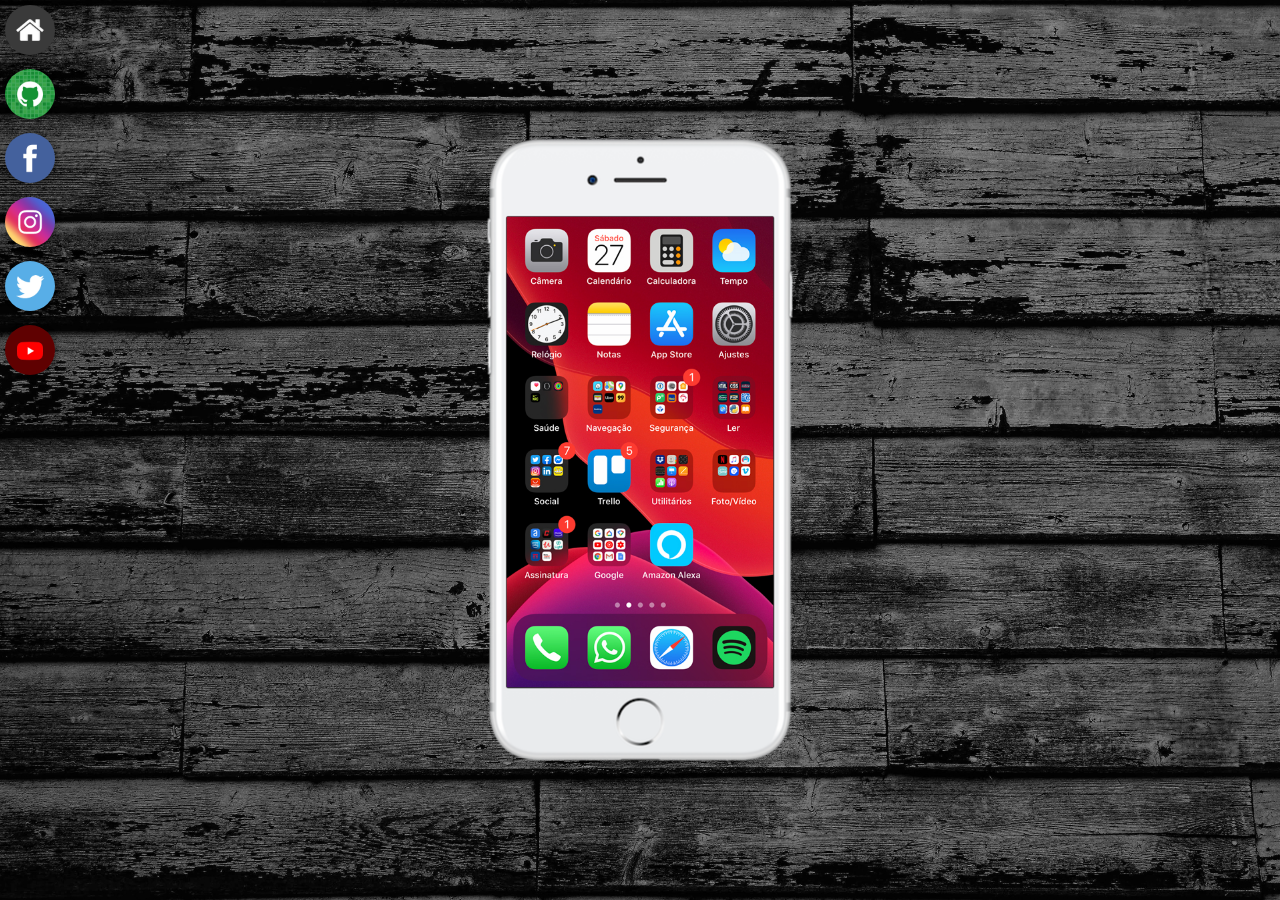
<file: index.html>
<!DOCTYPE html>
<html lang="pt-br">
<head>
    <meta charset="UTF-8">
    <meta http-equiv="X-UA-Compatible" content="IE=edge">
    <meta name="viewport" content="width=device-width, initial-scale=1.0">
    <link rel="shortcut icon" href="favicon.ico" type="image/x-icon">
    <title>Projeto Redes Sociais</title>
    <link rel="stylesheet" href="estilos/style.css">
</head>
<body>
    <main>
        <section id="telefone">
            <iframe src="home.html" name="tela" id="tela" frameborder="0"></iframe>
        </section>
        <section id="rs">
            <a href="home.html" target="tela"><img src="imagens/logo-home.jpg" alt="Home"></a><br>
            <a href="github.html" target="tela"><img src="imagens/logo-github.jpg" alt="GitHub"></a><br>
            <a href="facebook.html" target="tela"><img src="imagens/logo-facebook.jpg" alt="Facebook"></a><br>
            <a href="instagram.html" target="tela"><img src="imagens/logo-instagram.jpg" alt="Instagram"></a><br>
            <a href="twitter.html" target="tela"><img src="imagens/logo-twitter.jpg" alt="Twitter"></a><br>
            <a href="youtube.html" target="tela"><img src="imagens/logo-youtube.jpg" alt="YouTube"></a><br>
        </section>
    </main>
</body>
</html>
</file>
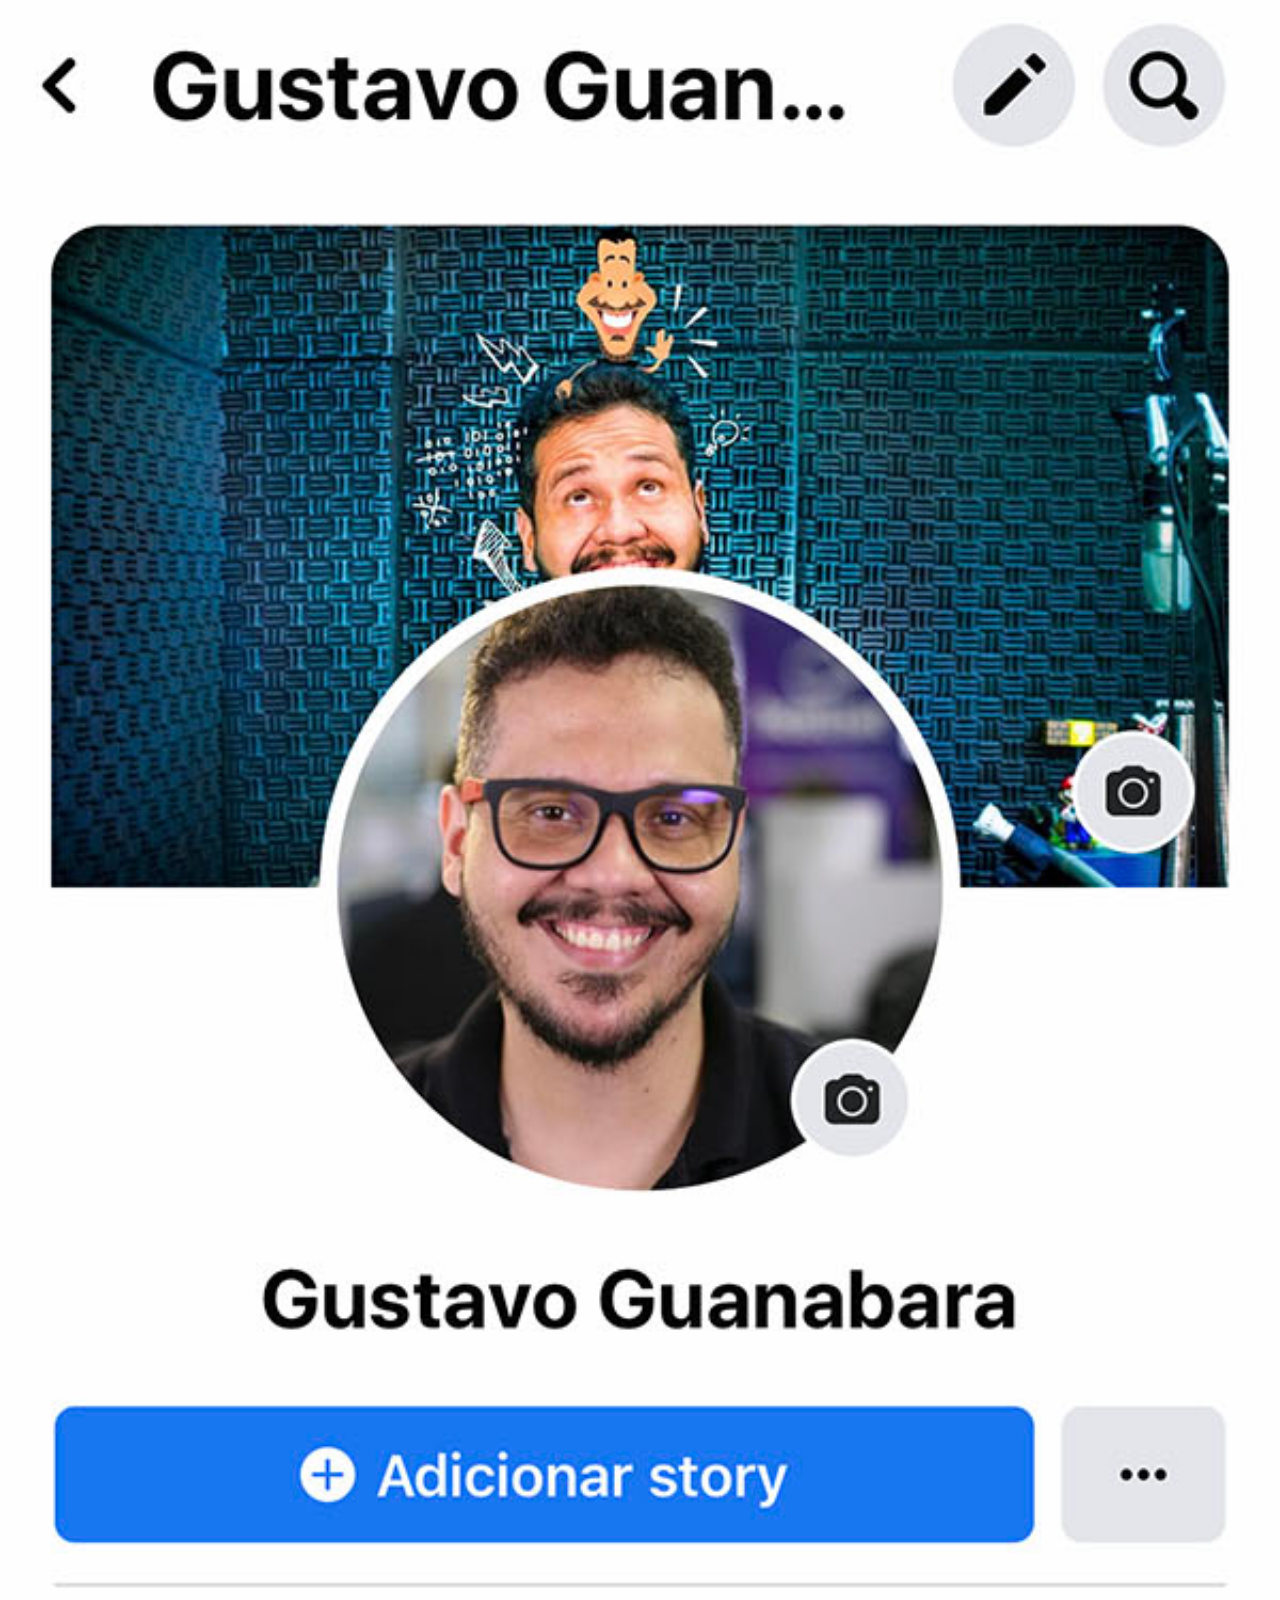
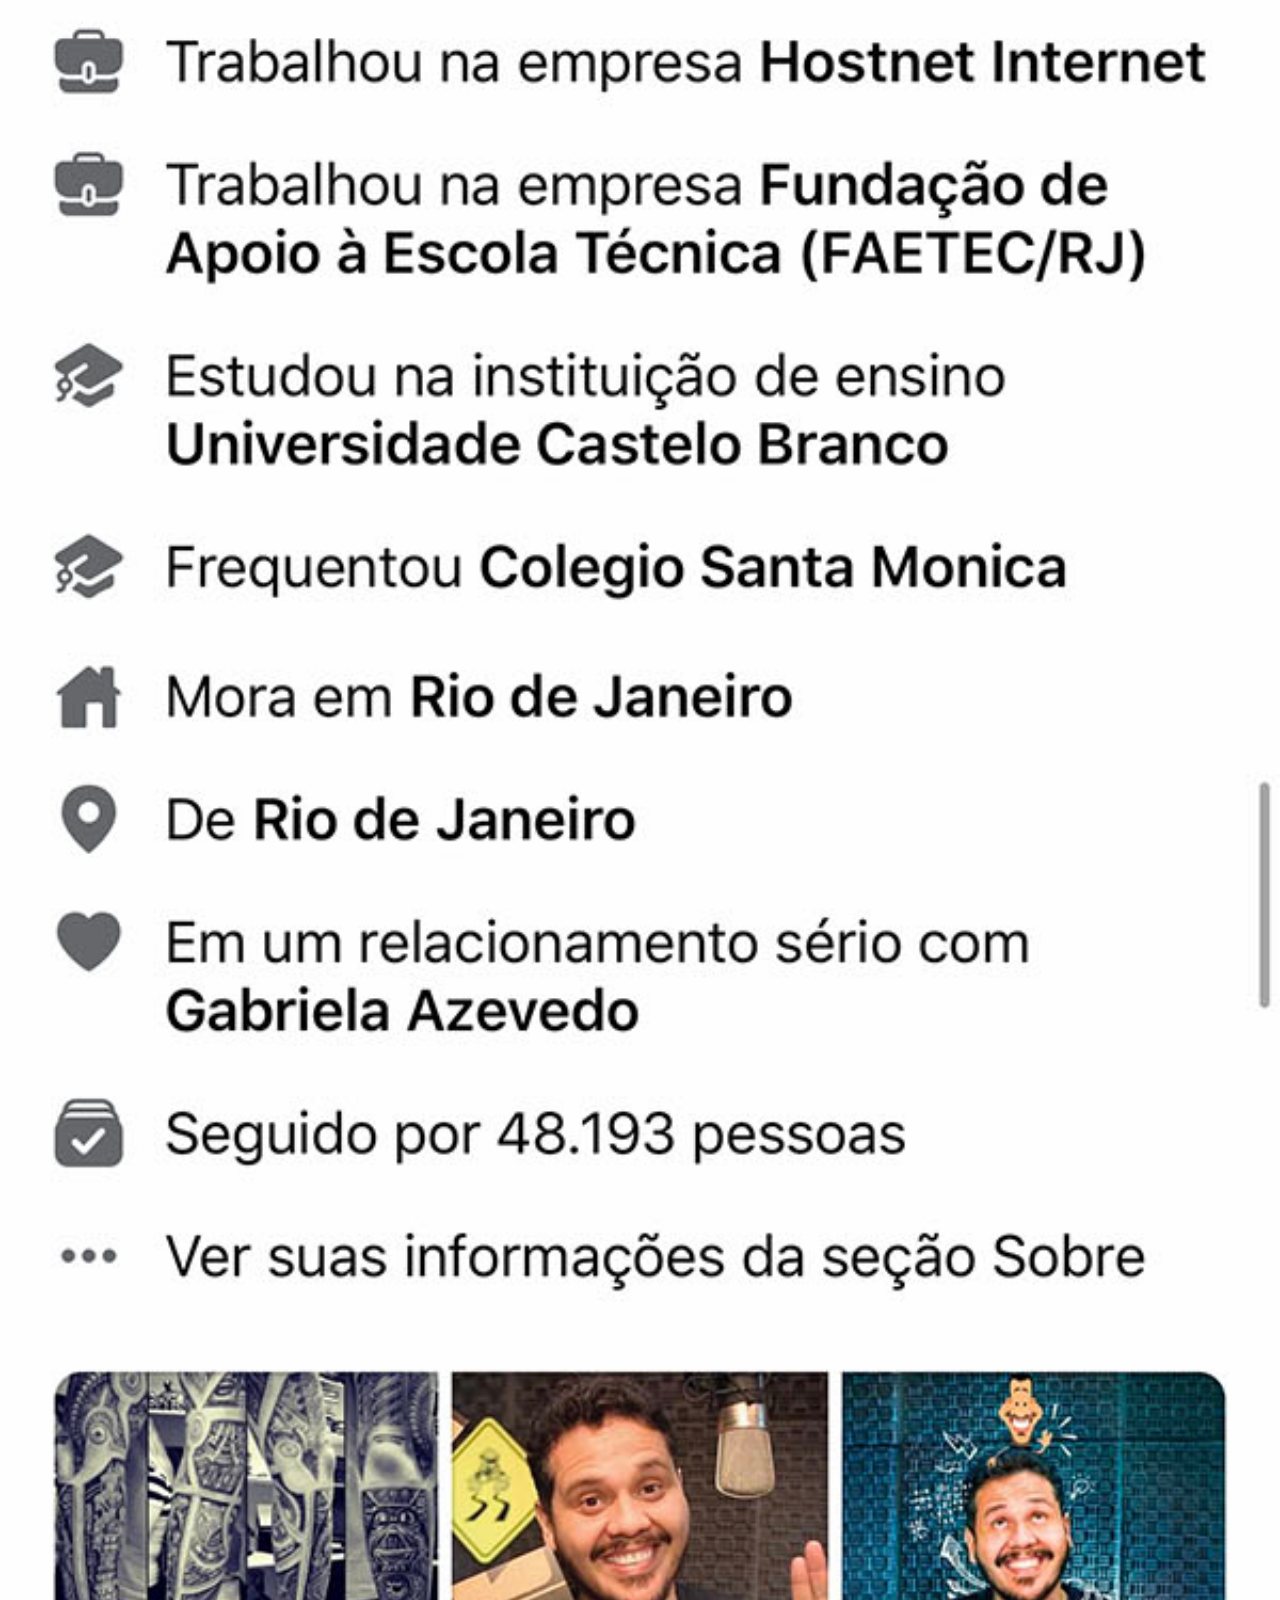
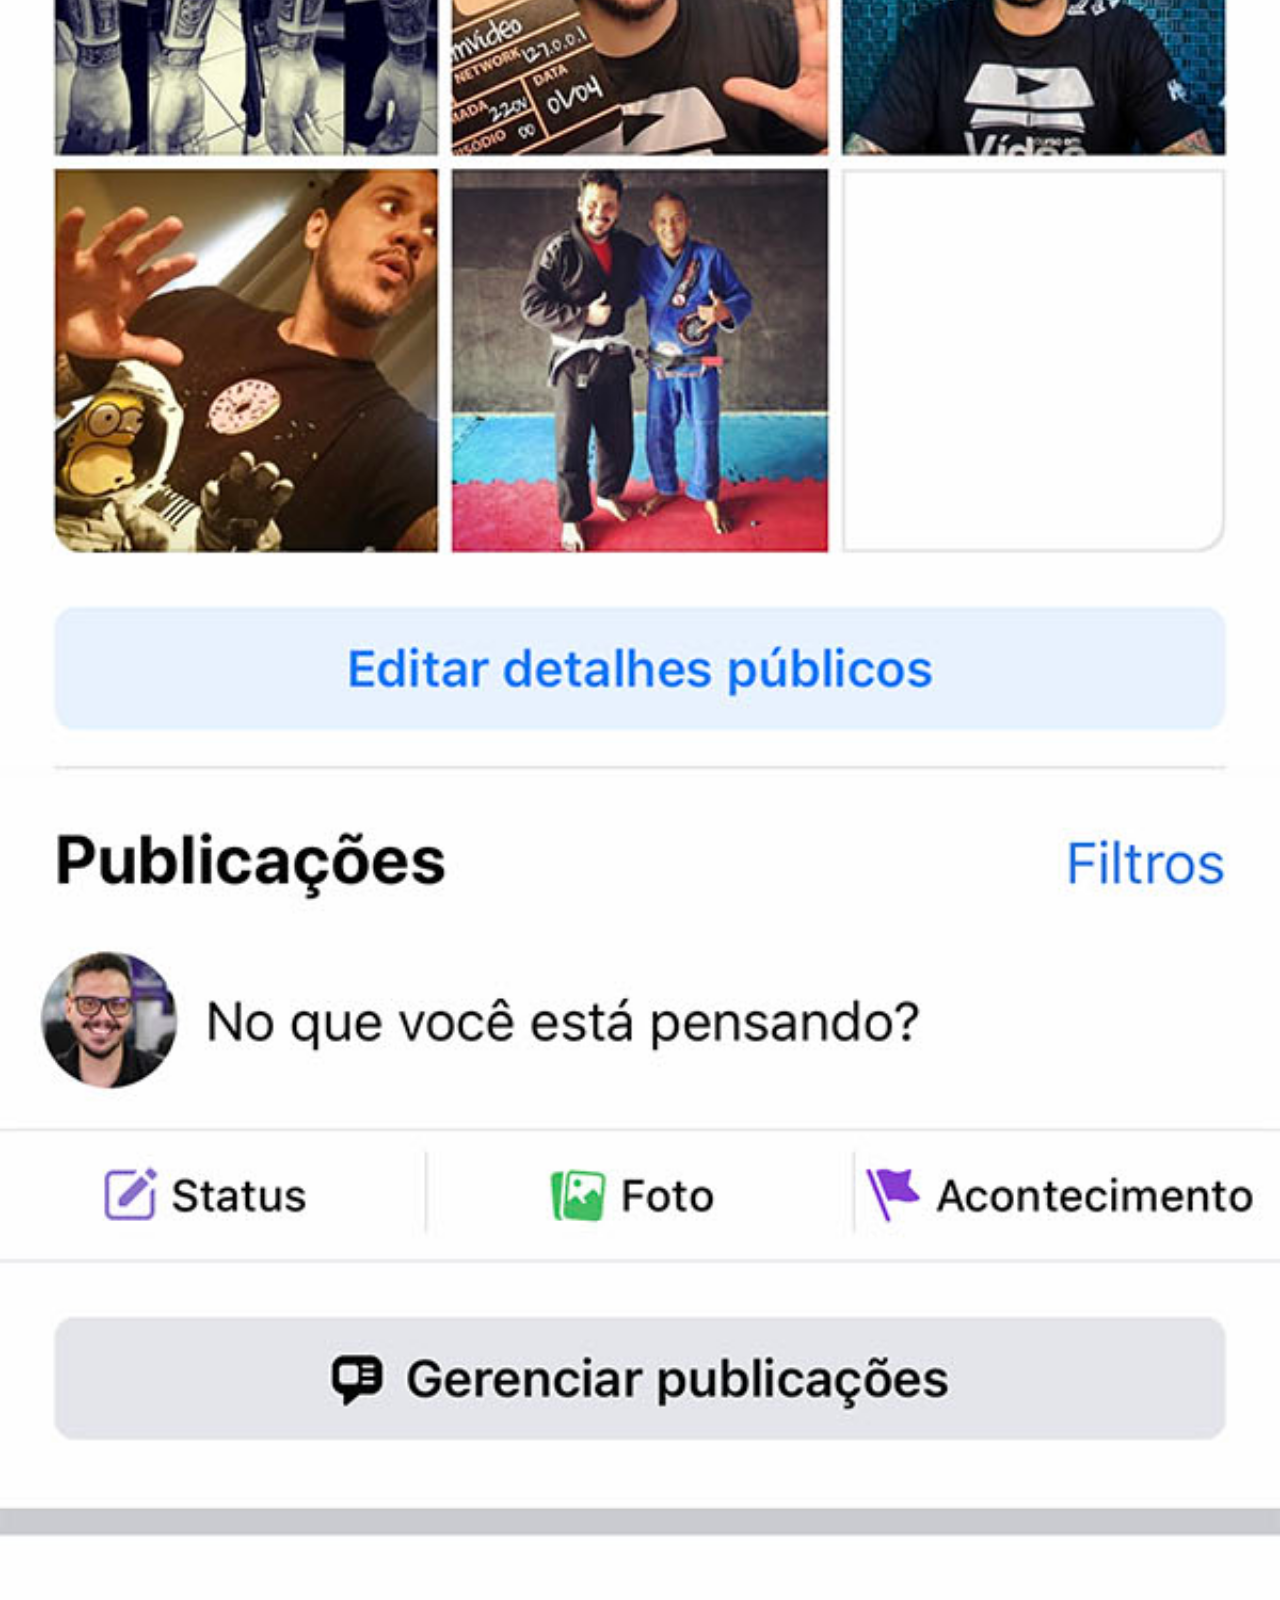
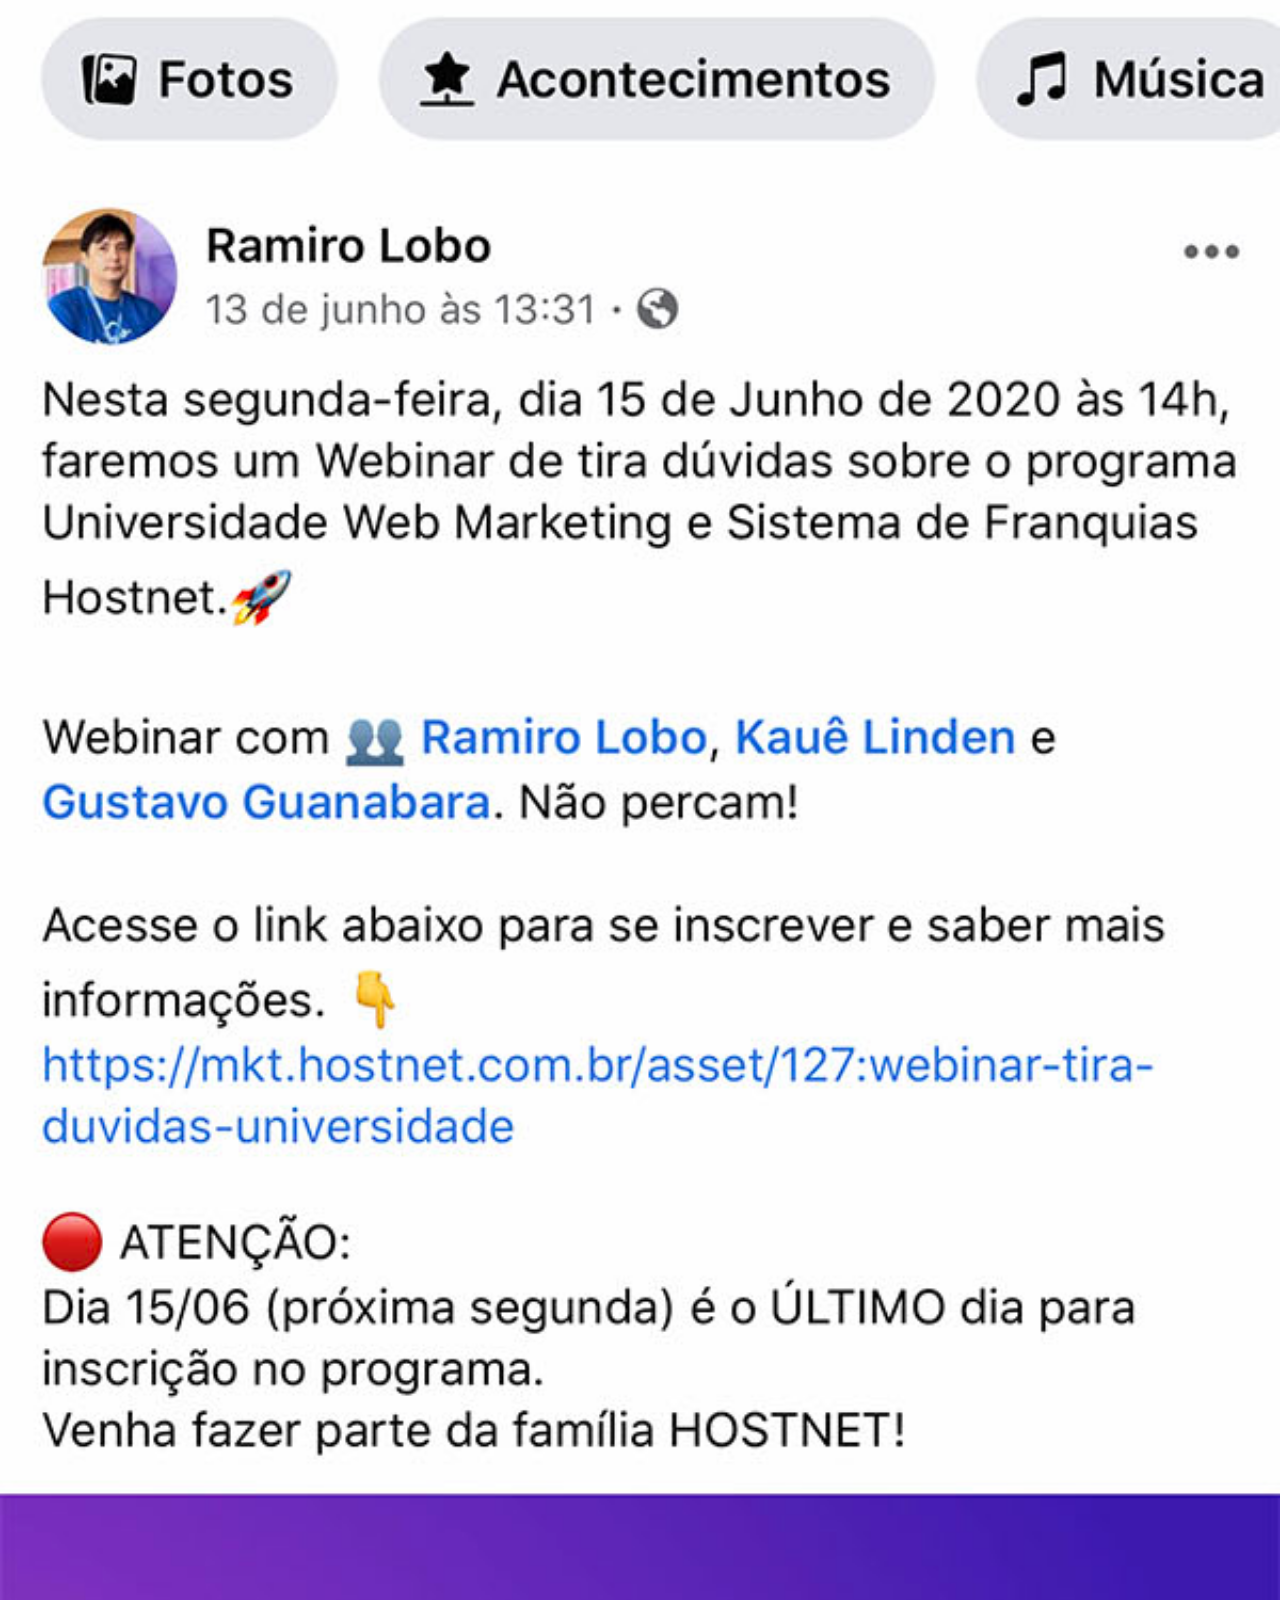
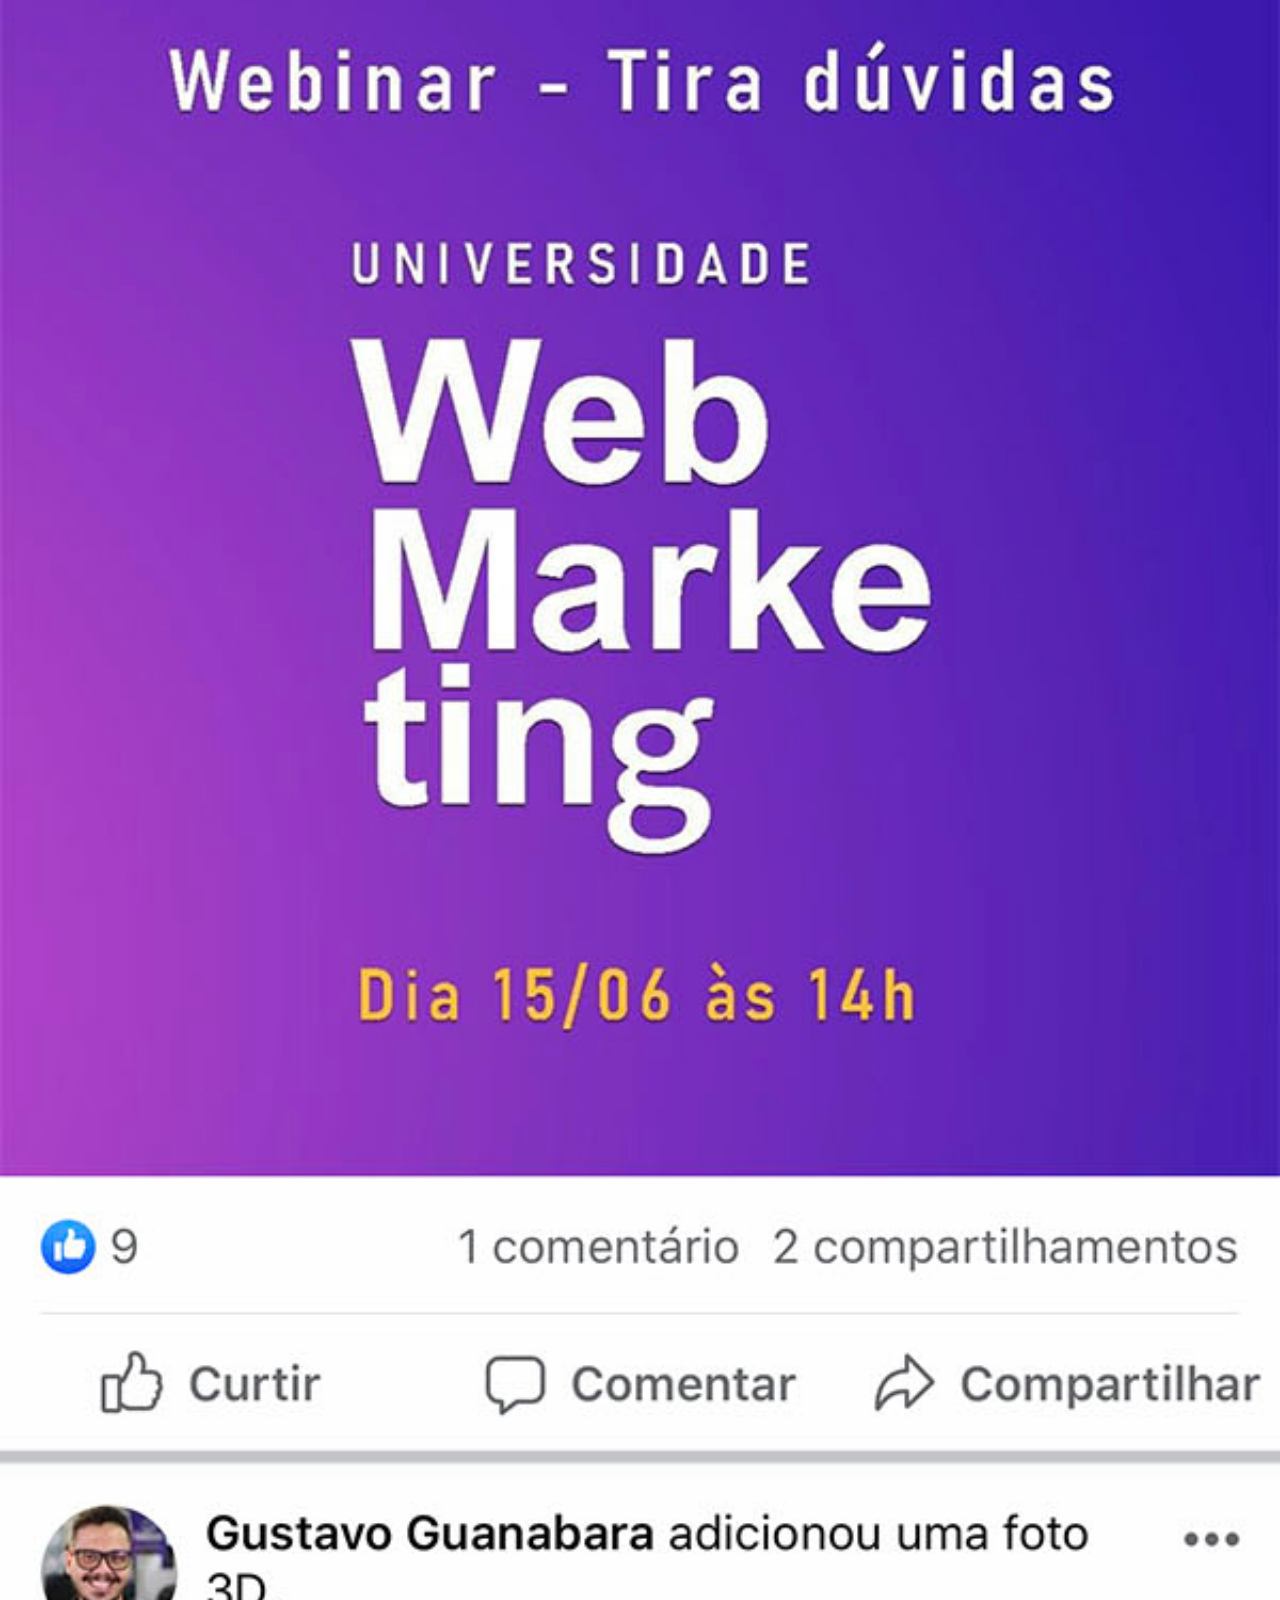
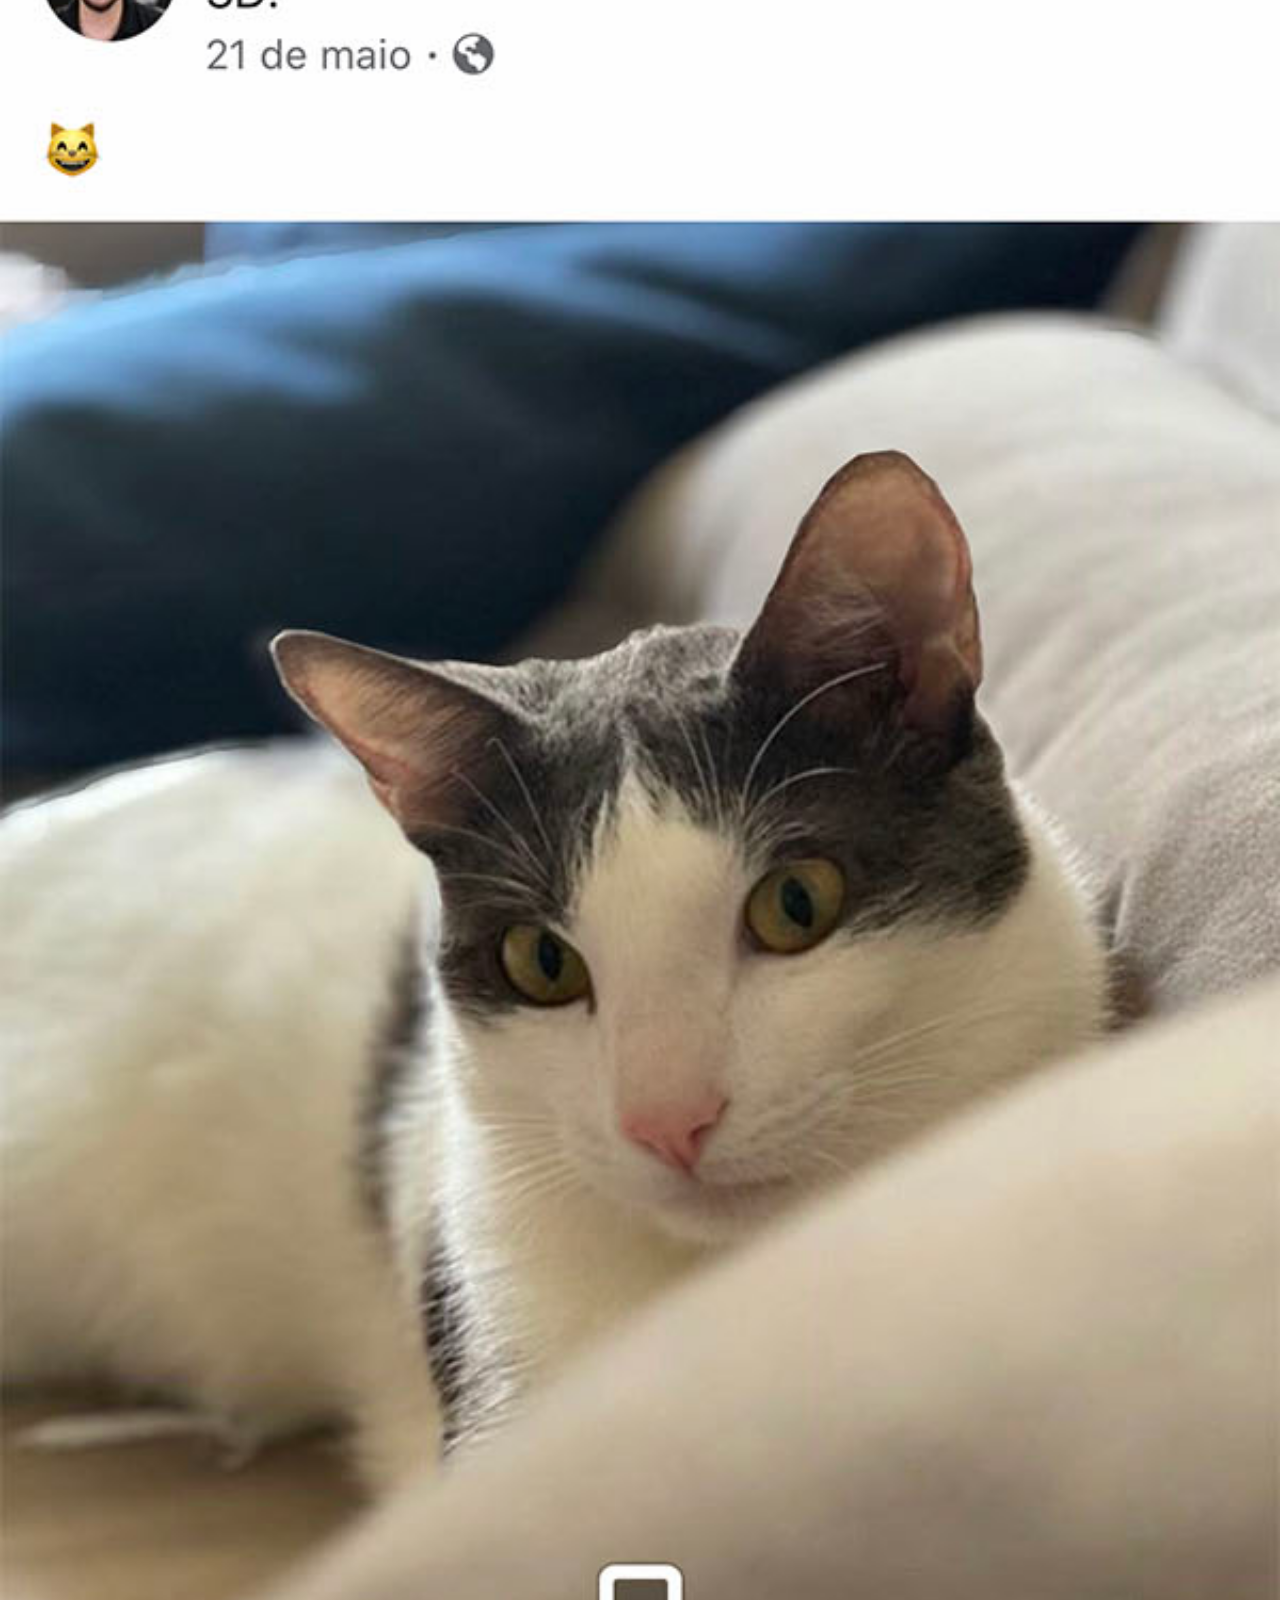
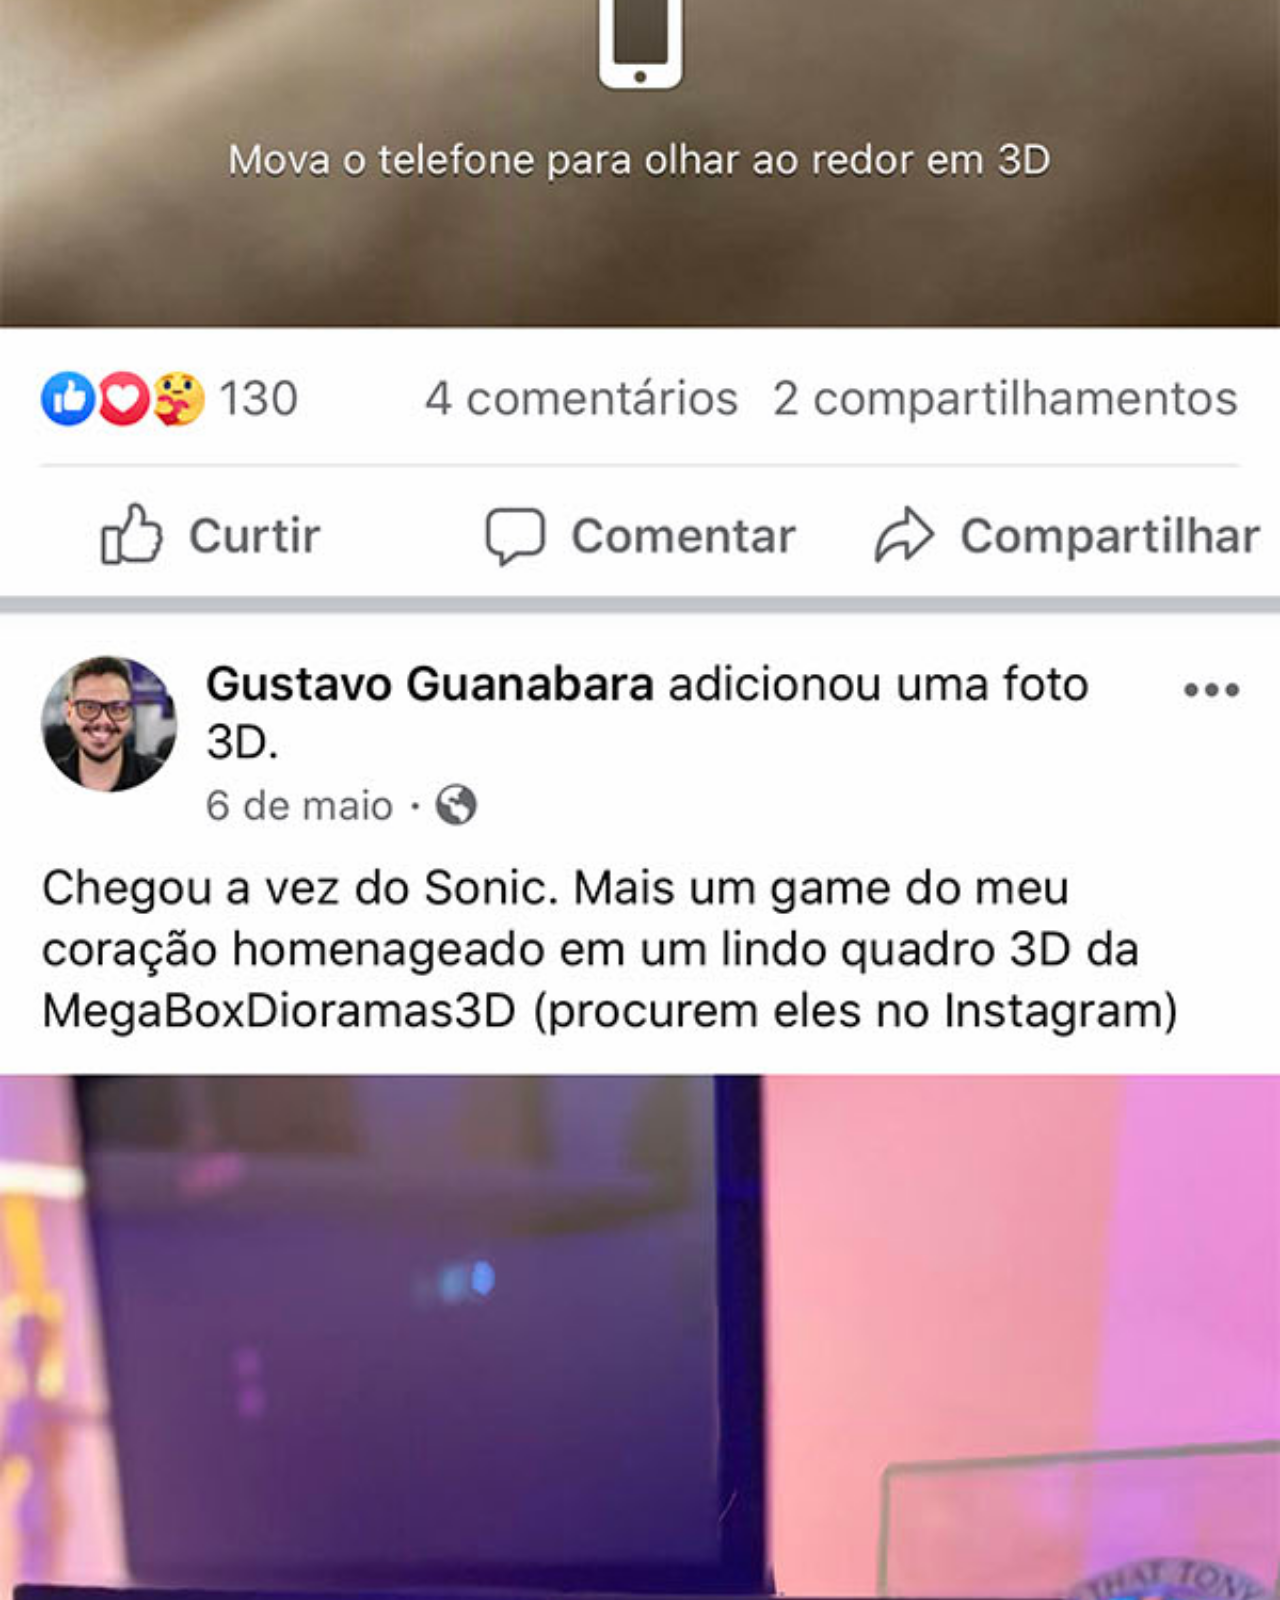
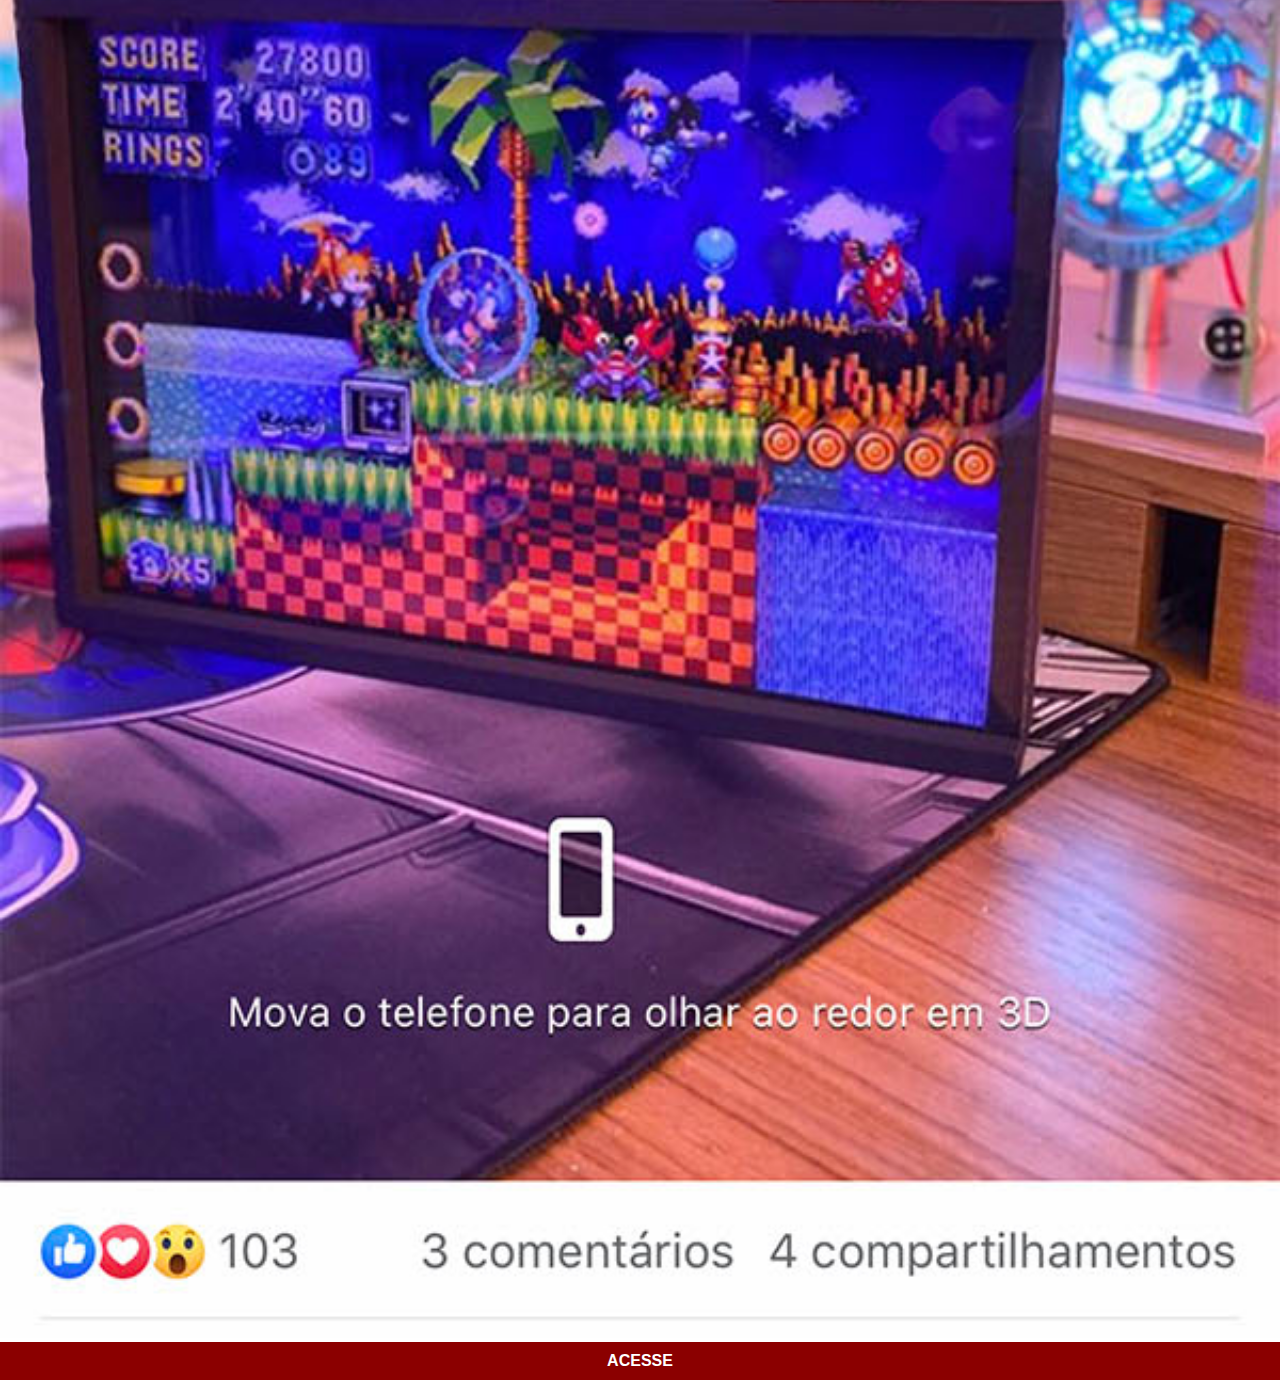
<file: facebook.html>
<!DOCTYPE html>
<html lang="pt-br">
<head>
    <meta charset="UTF-8">
    <meta http-equiv="X-UA-Compatible" content="IE=edge">
    <meta name="viewport" content="width=device-width, initial-scale=1.0">
    <title>Facebook</title>
    <link rel="stylesheet" href="estilos/social.css">
</head>
<body>
    <img src="imagens/tela-facebook.jpg" alt="Facebook">
    <a href="https://pt-br.facebook.com/gustavoguanabara" target="_blank">ACESSE</a>
</body>
</html>
</file>
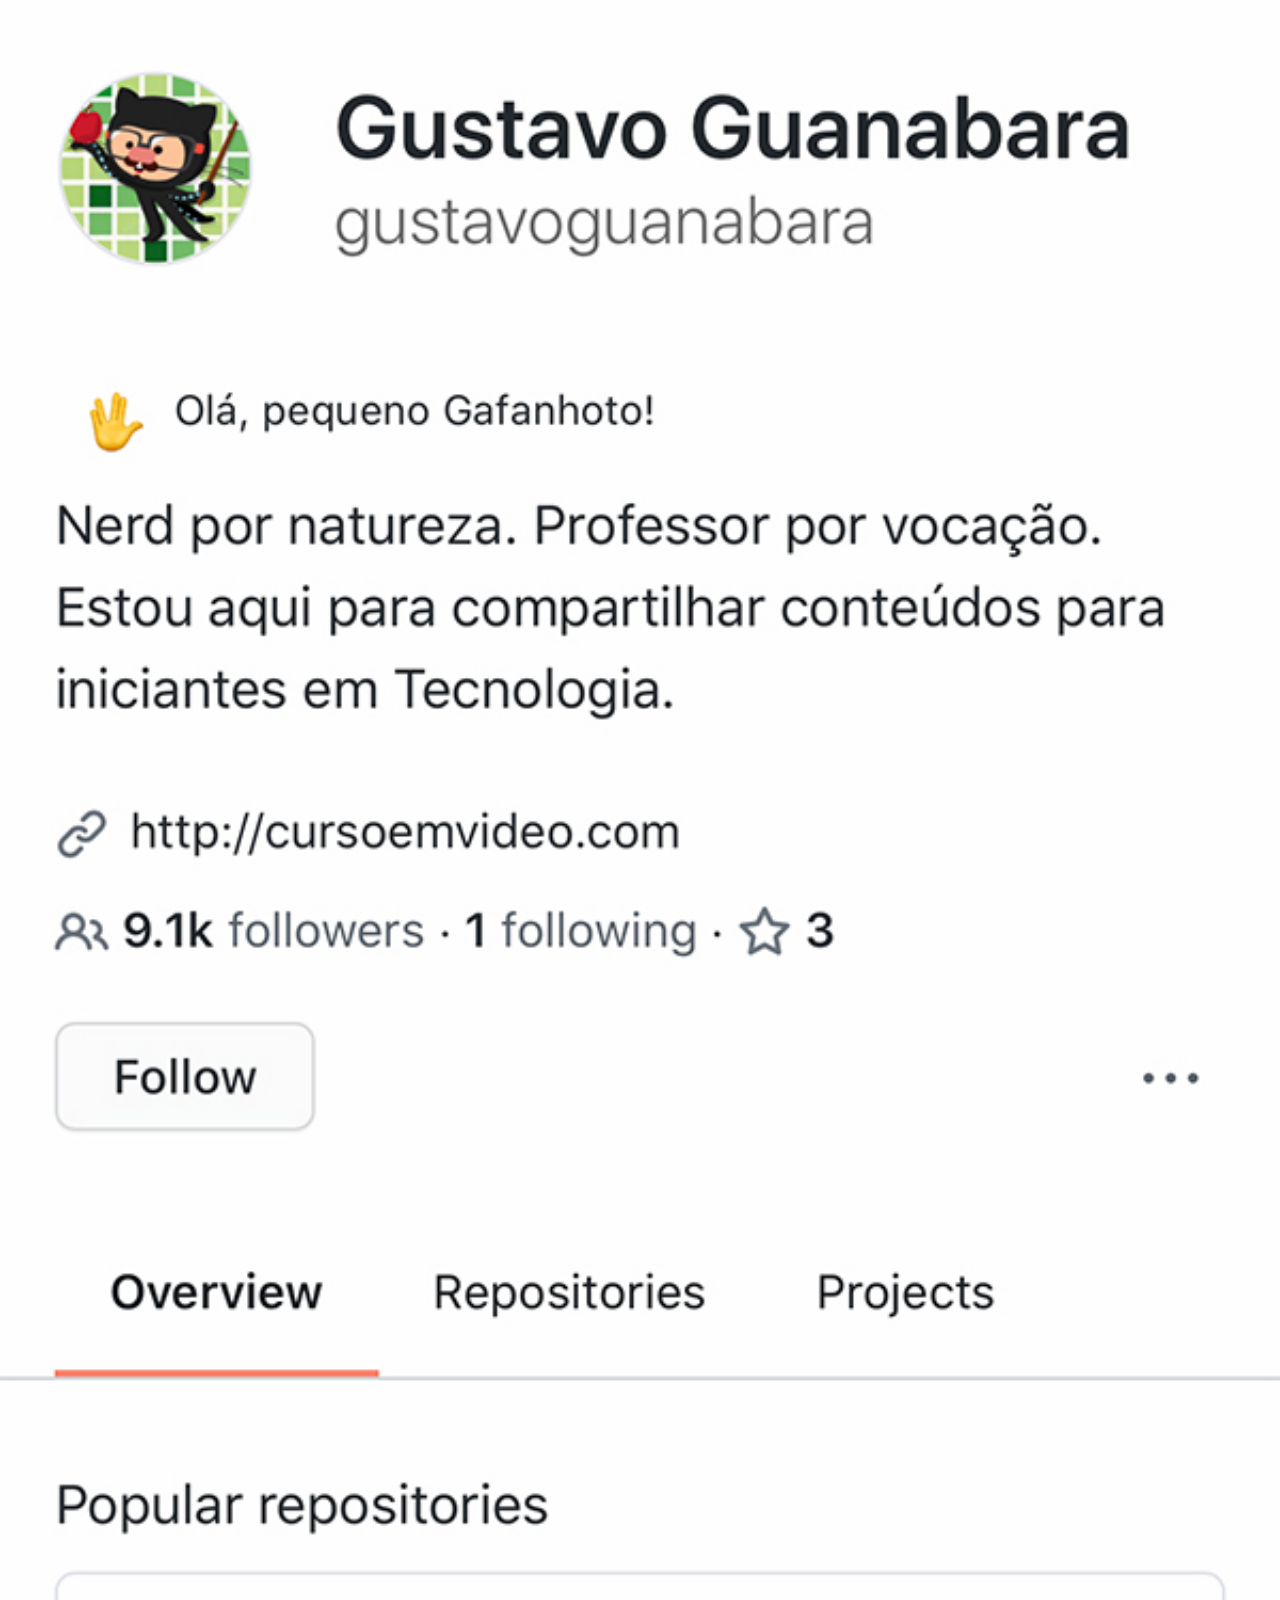
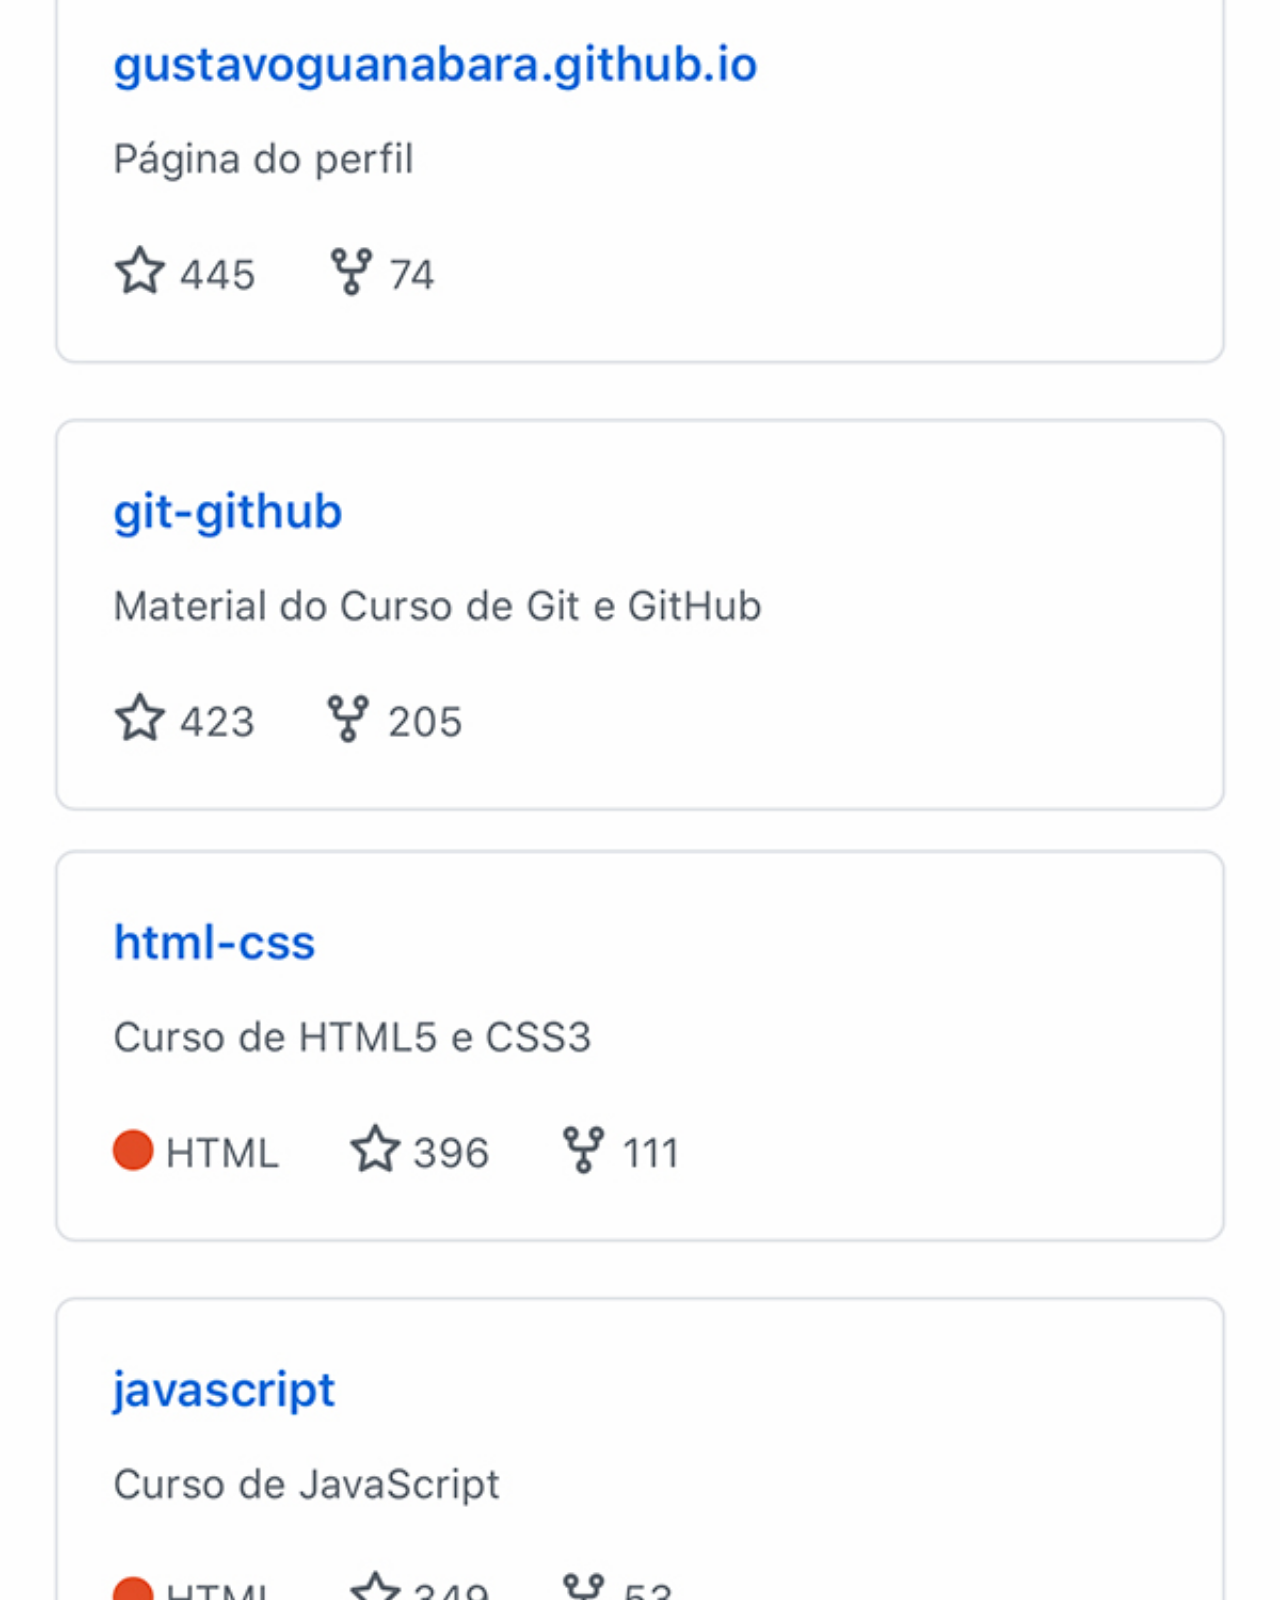
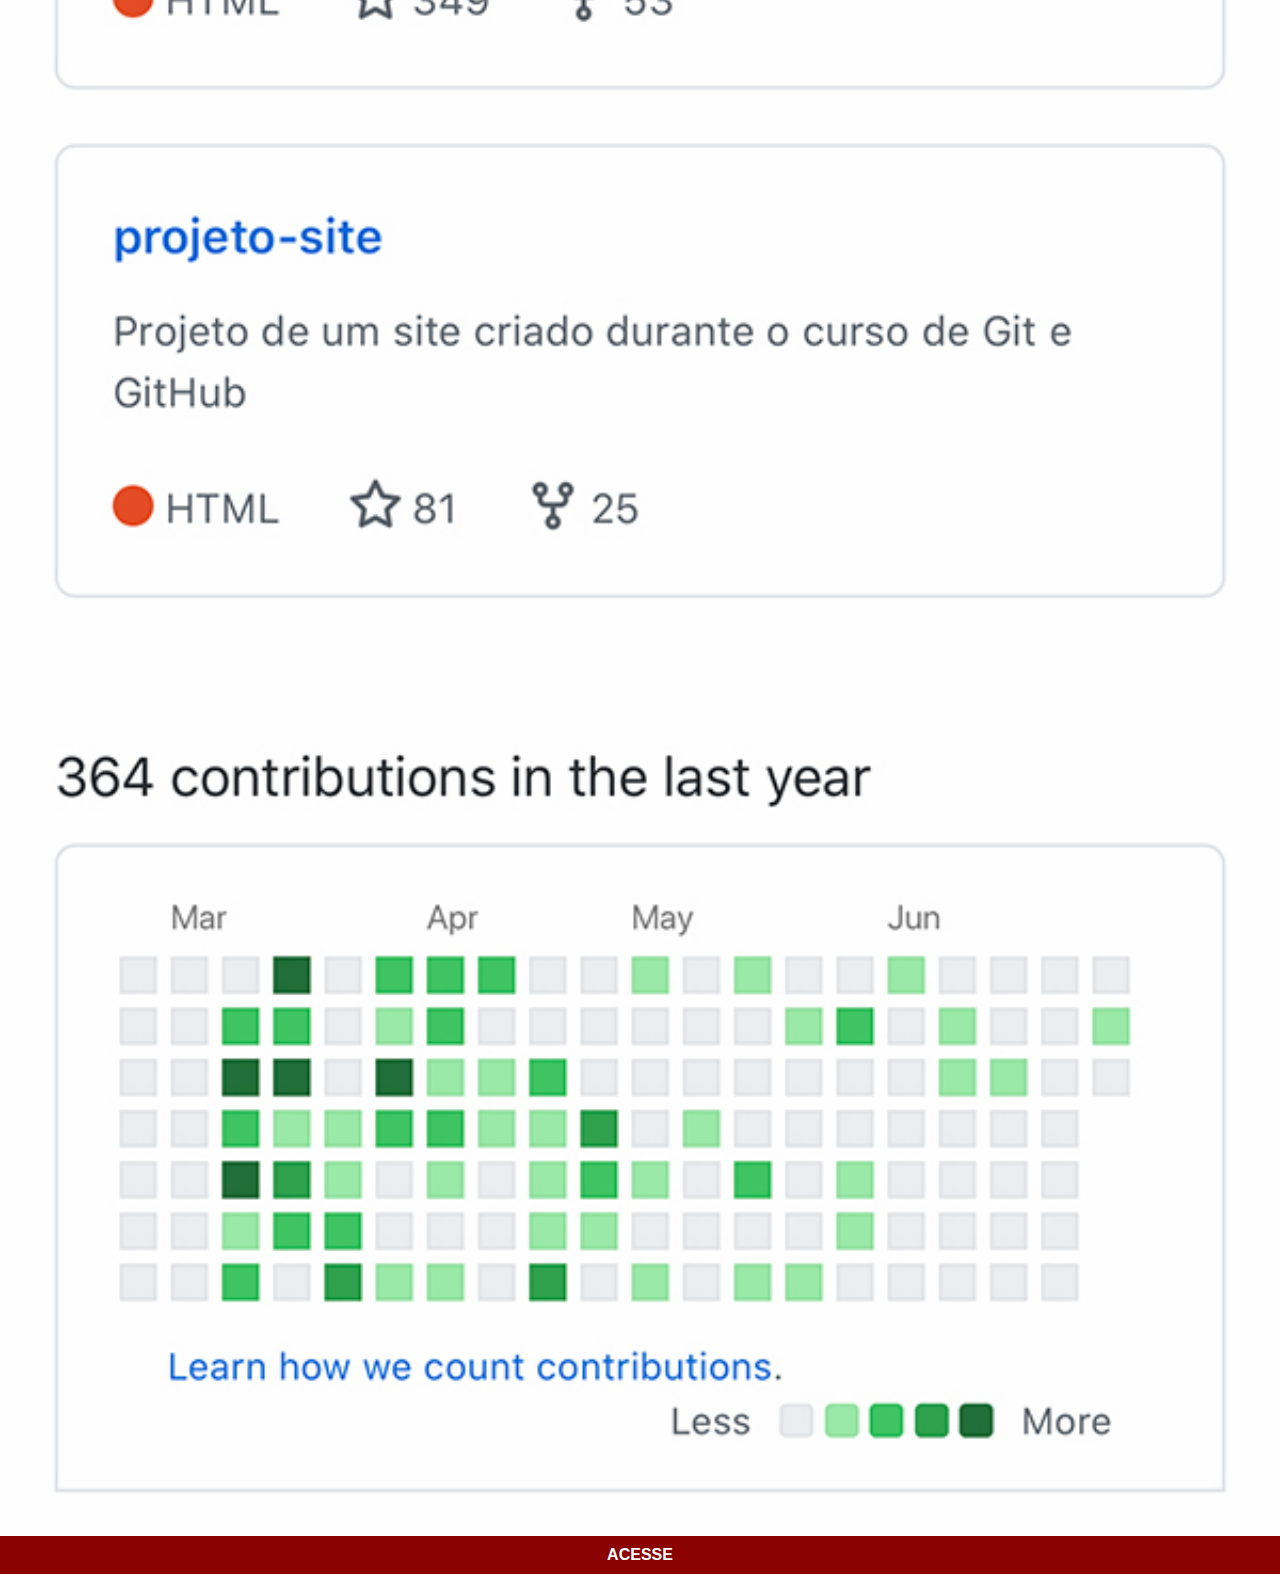
<file: github.html>
<!DOCTYPE html>
<html lang="pt-br">
<head>
    <meta charset="UTF-8">
    <meta http-equiv="X-UA-Compatible" content="IE=edge">
    <meta name="viewport" content="width=device-width, initial-scale=1.0">
    <title>GitHub</title>
    <link rel="stylesheet" href="estilos/social.css">
</head>
<body>
    <img src="imagens/tela-github.jpg" alt="GitHub">
    <a href="https://gustavoguanabara.github.io" target="_blank">ACESSE</a>
</body>
</html>
</file>
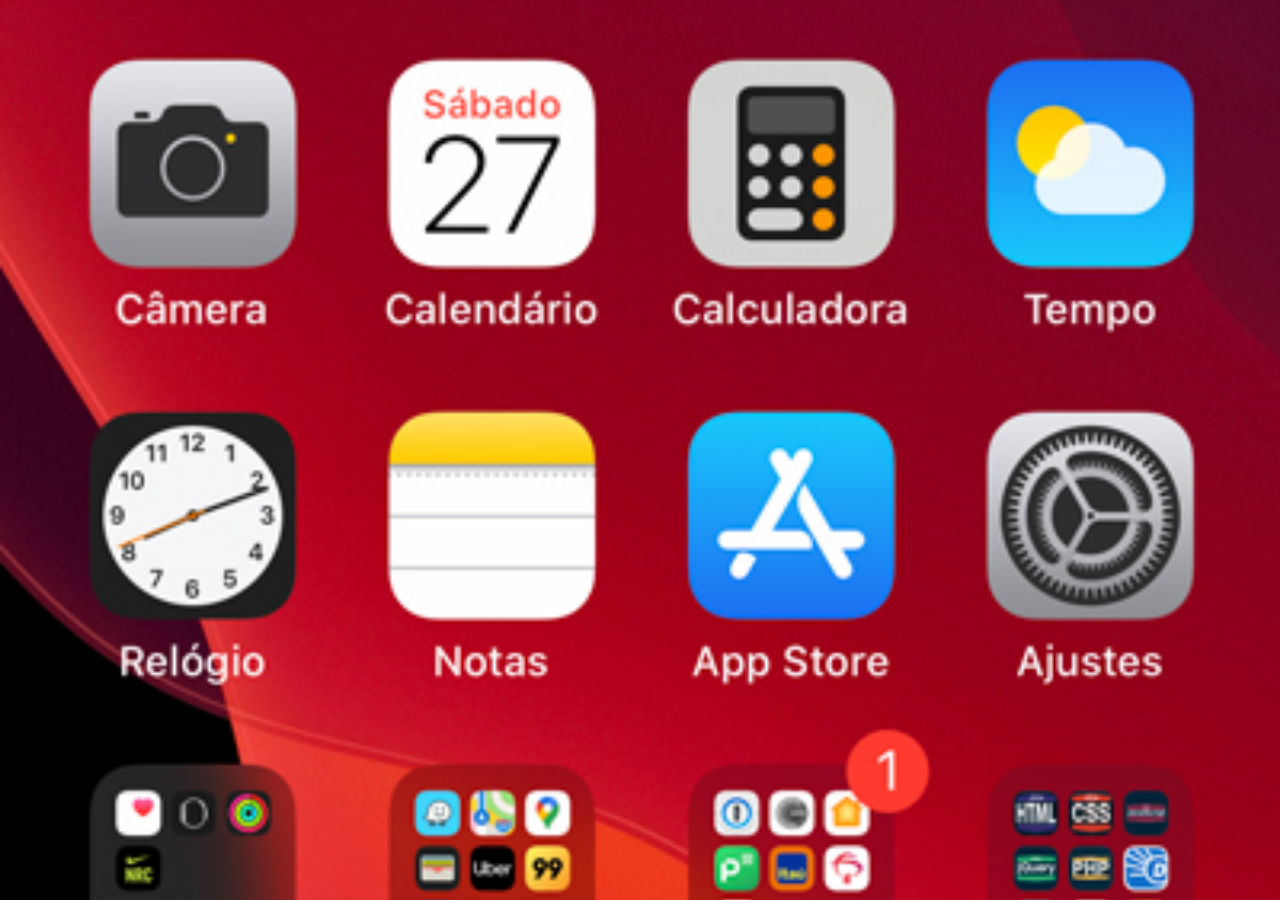
<file: home.html>
<!DOCTYPE html>
<html lang="pt-br">
<head>
    <meta charset="UTF-8">
    <meta http-equiv="X-UA-Compatible" content="IE=edge">
    <meta name="viewport" content="width=device-width, initial-scale=1.0">
    <title>Home</title>
</head>
<style>
    * {
        margin: 0px;
        padding: 0px;
    }

    body {
        height: 0vh;
        width: 0vw;
        background: black url(imagens/tela-home.jpg) no-repeat top center;
        background-size: cover;
    }
</style>
<body>
    
</body>
</html>
</file>
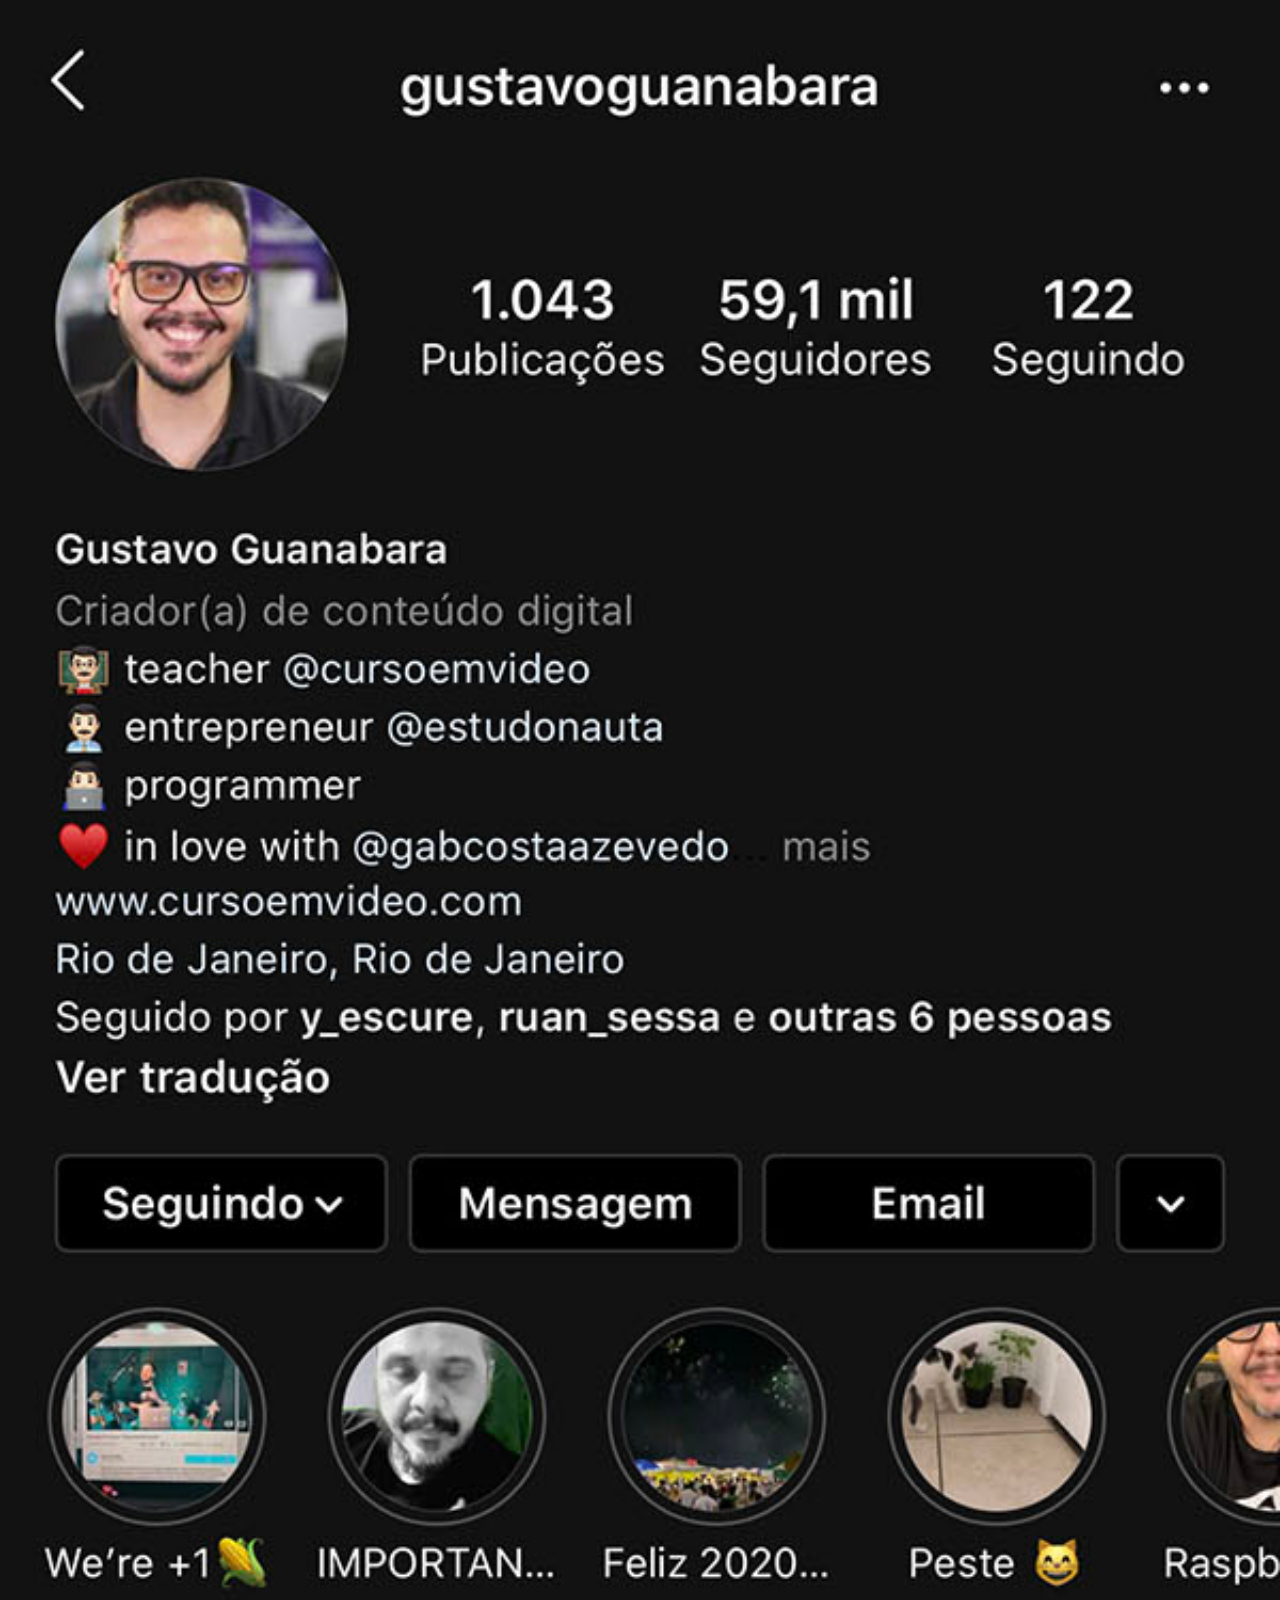
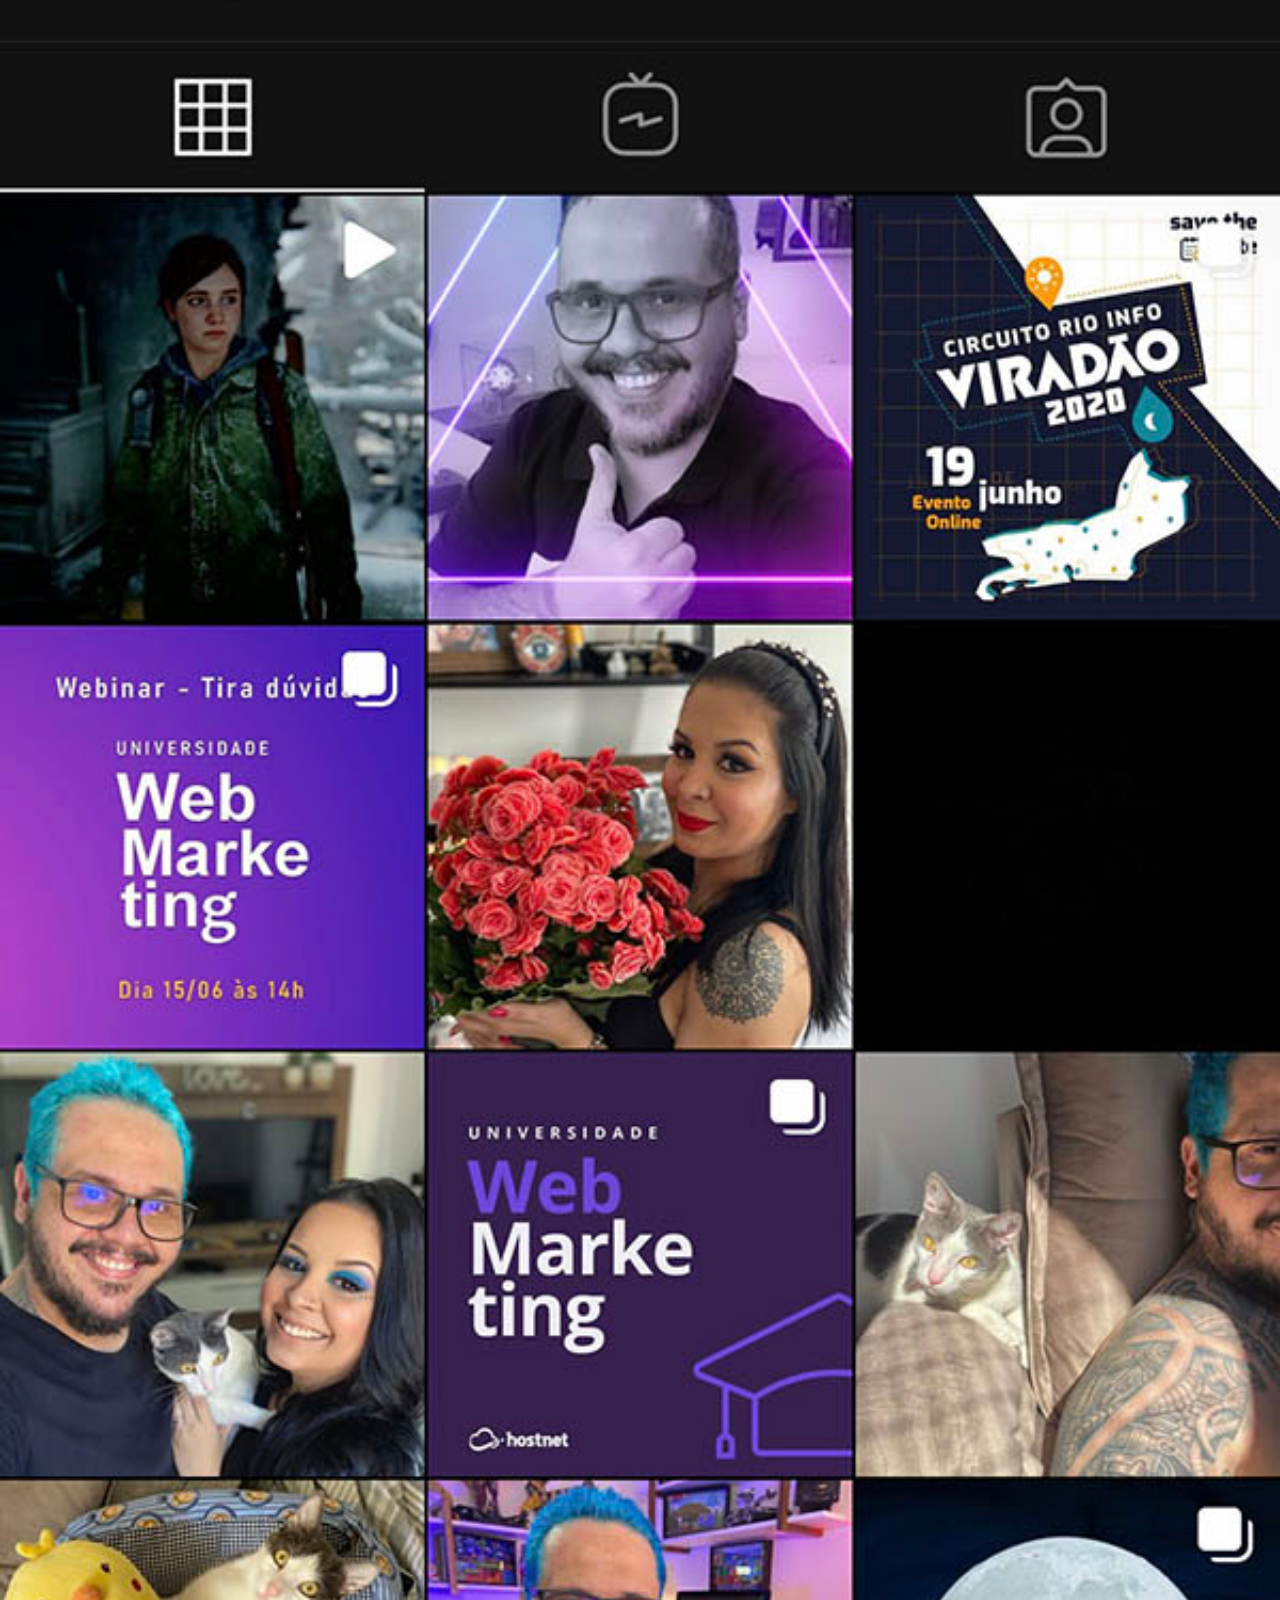
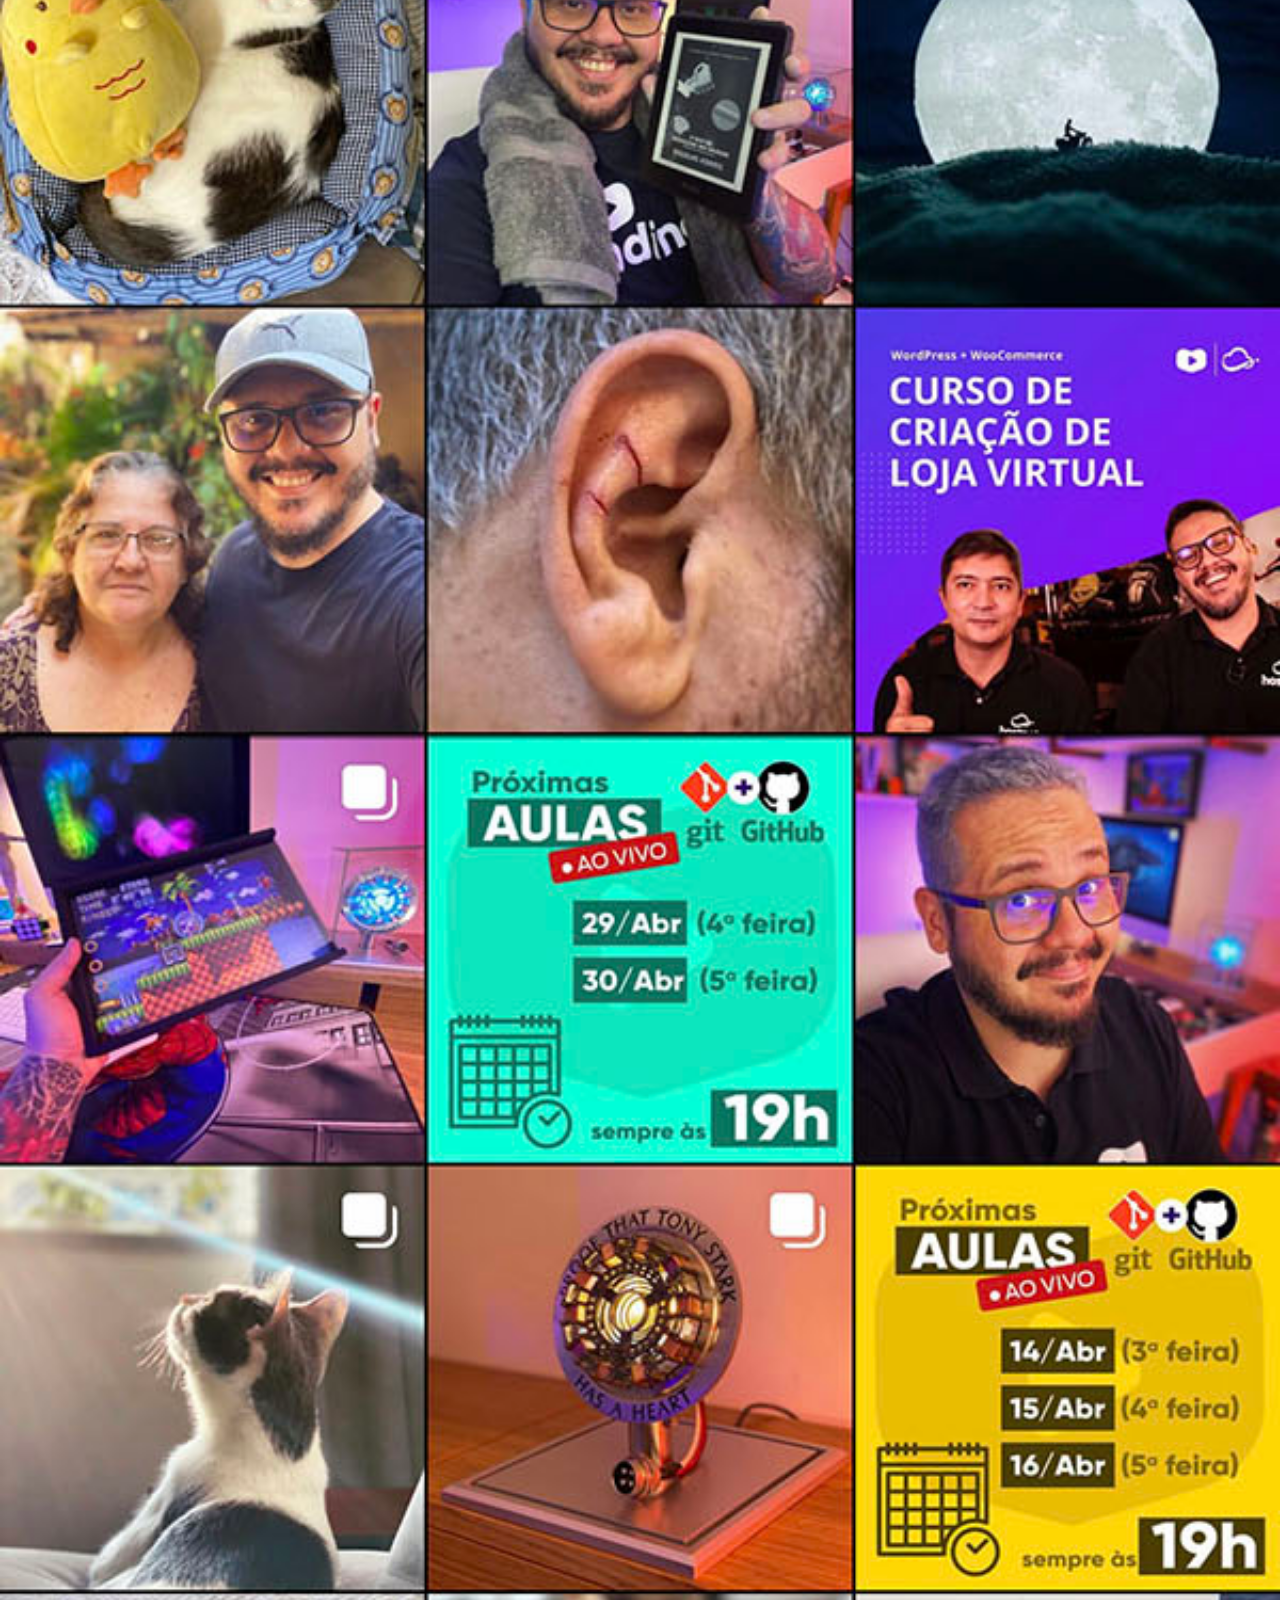
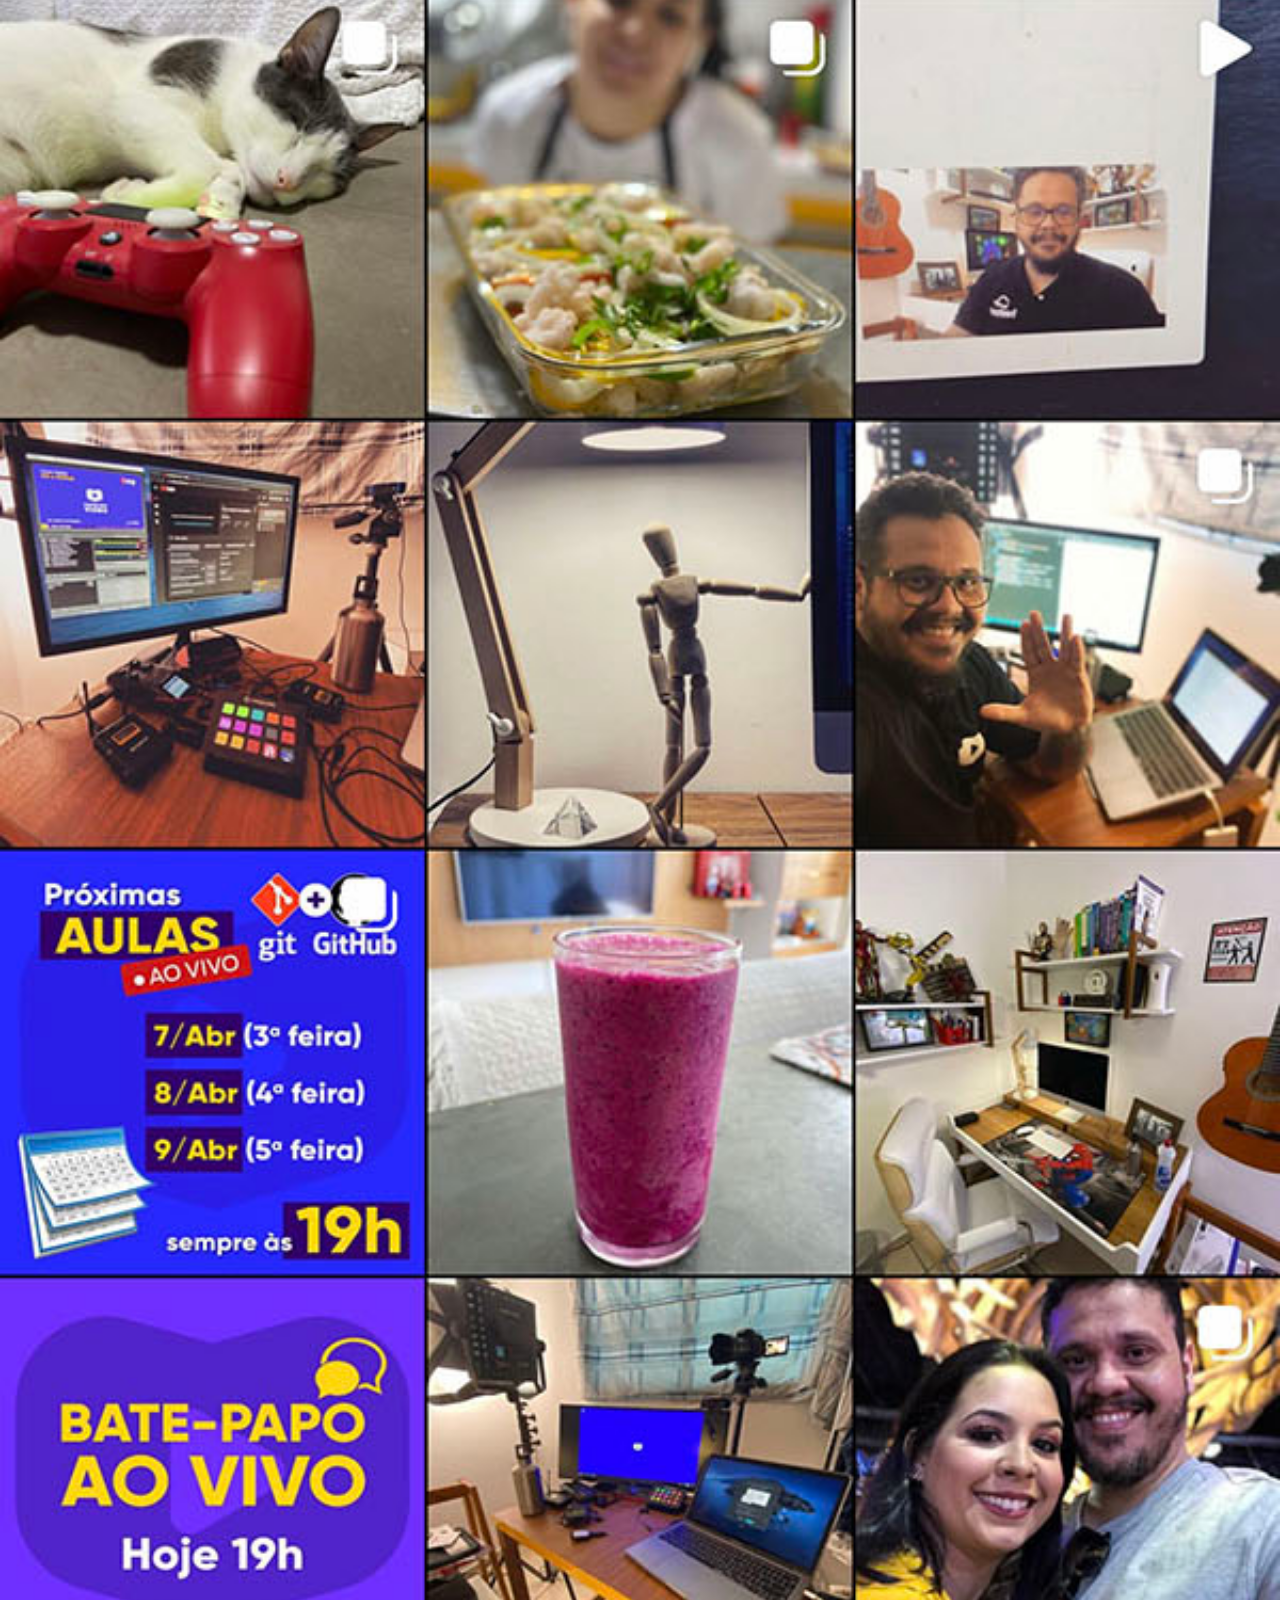
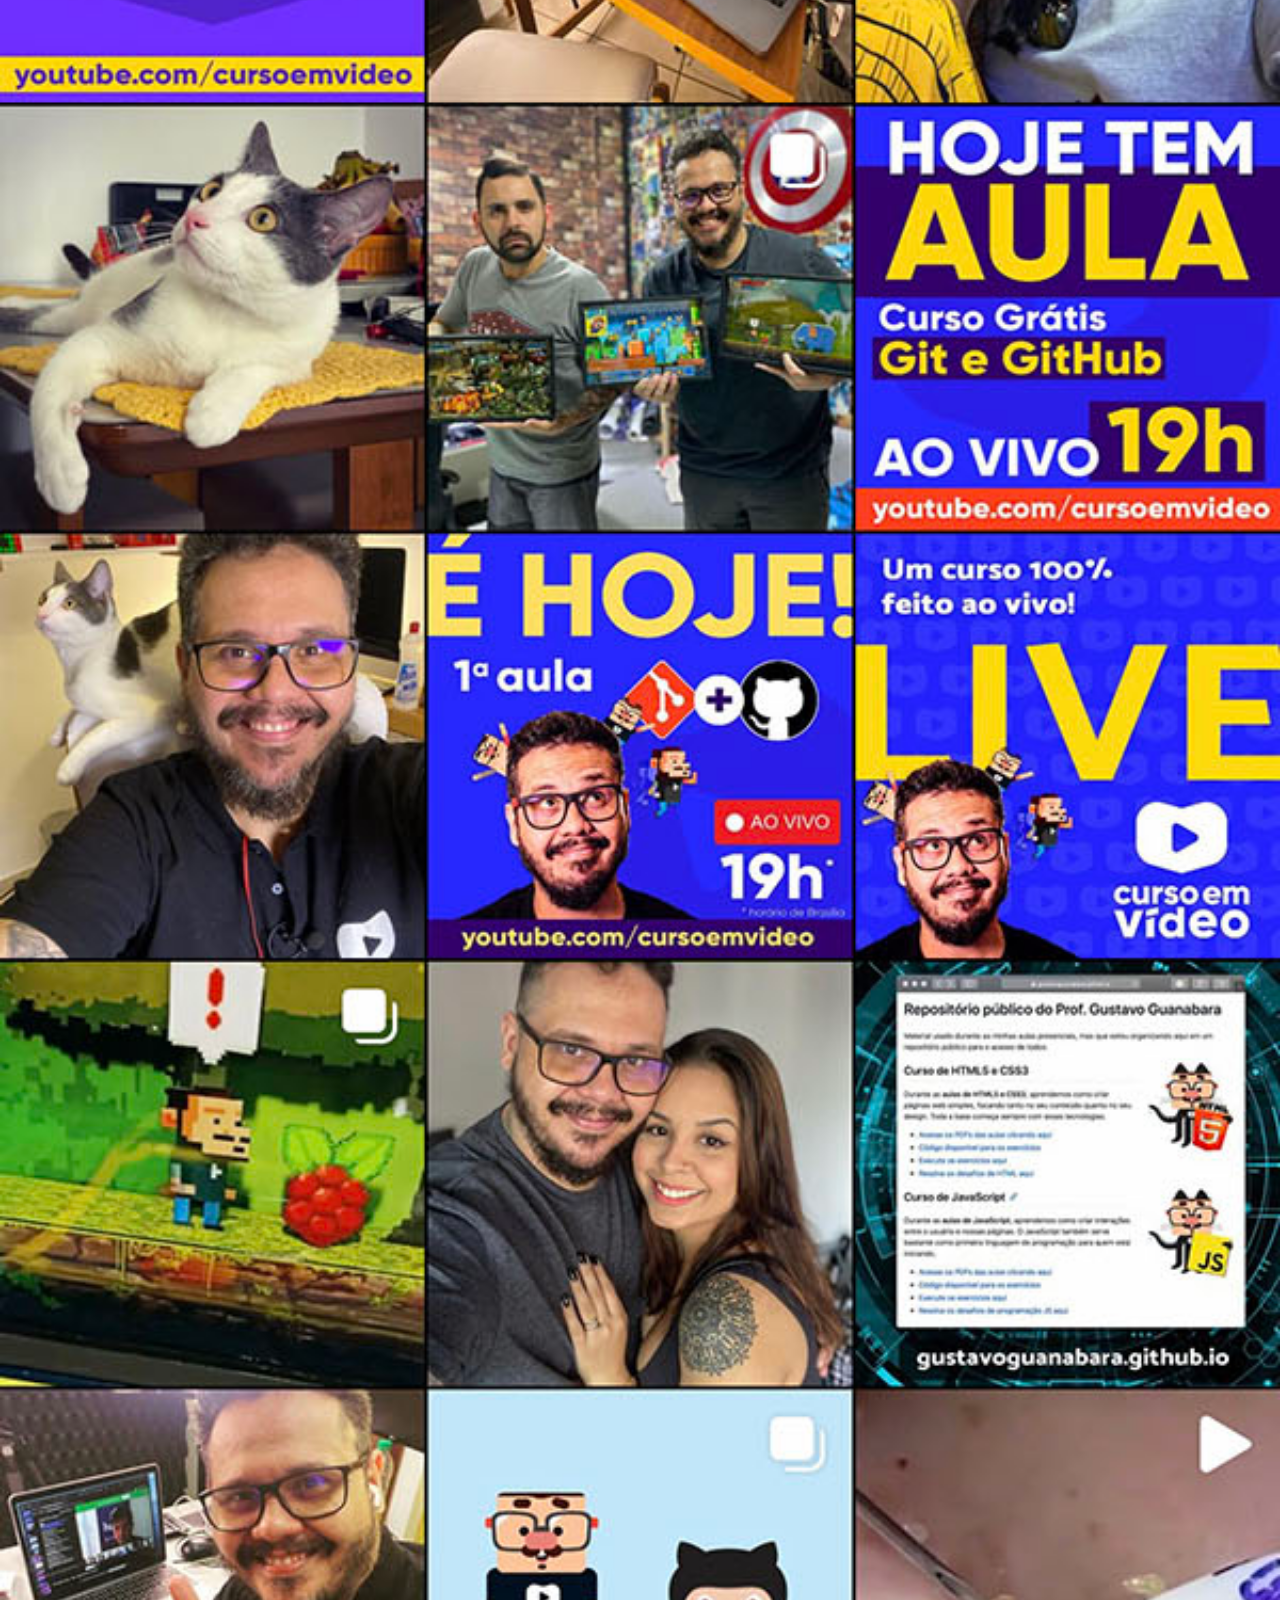
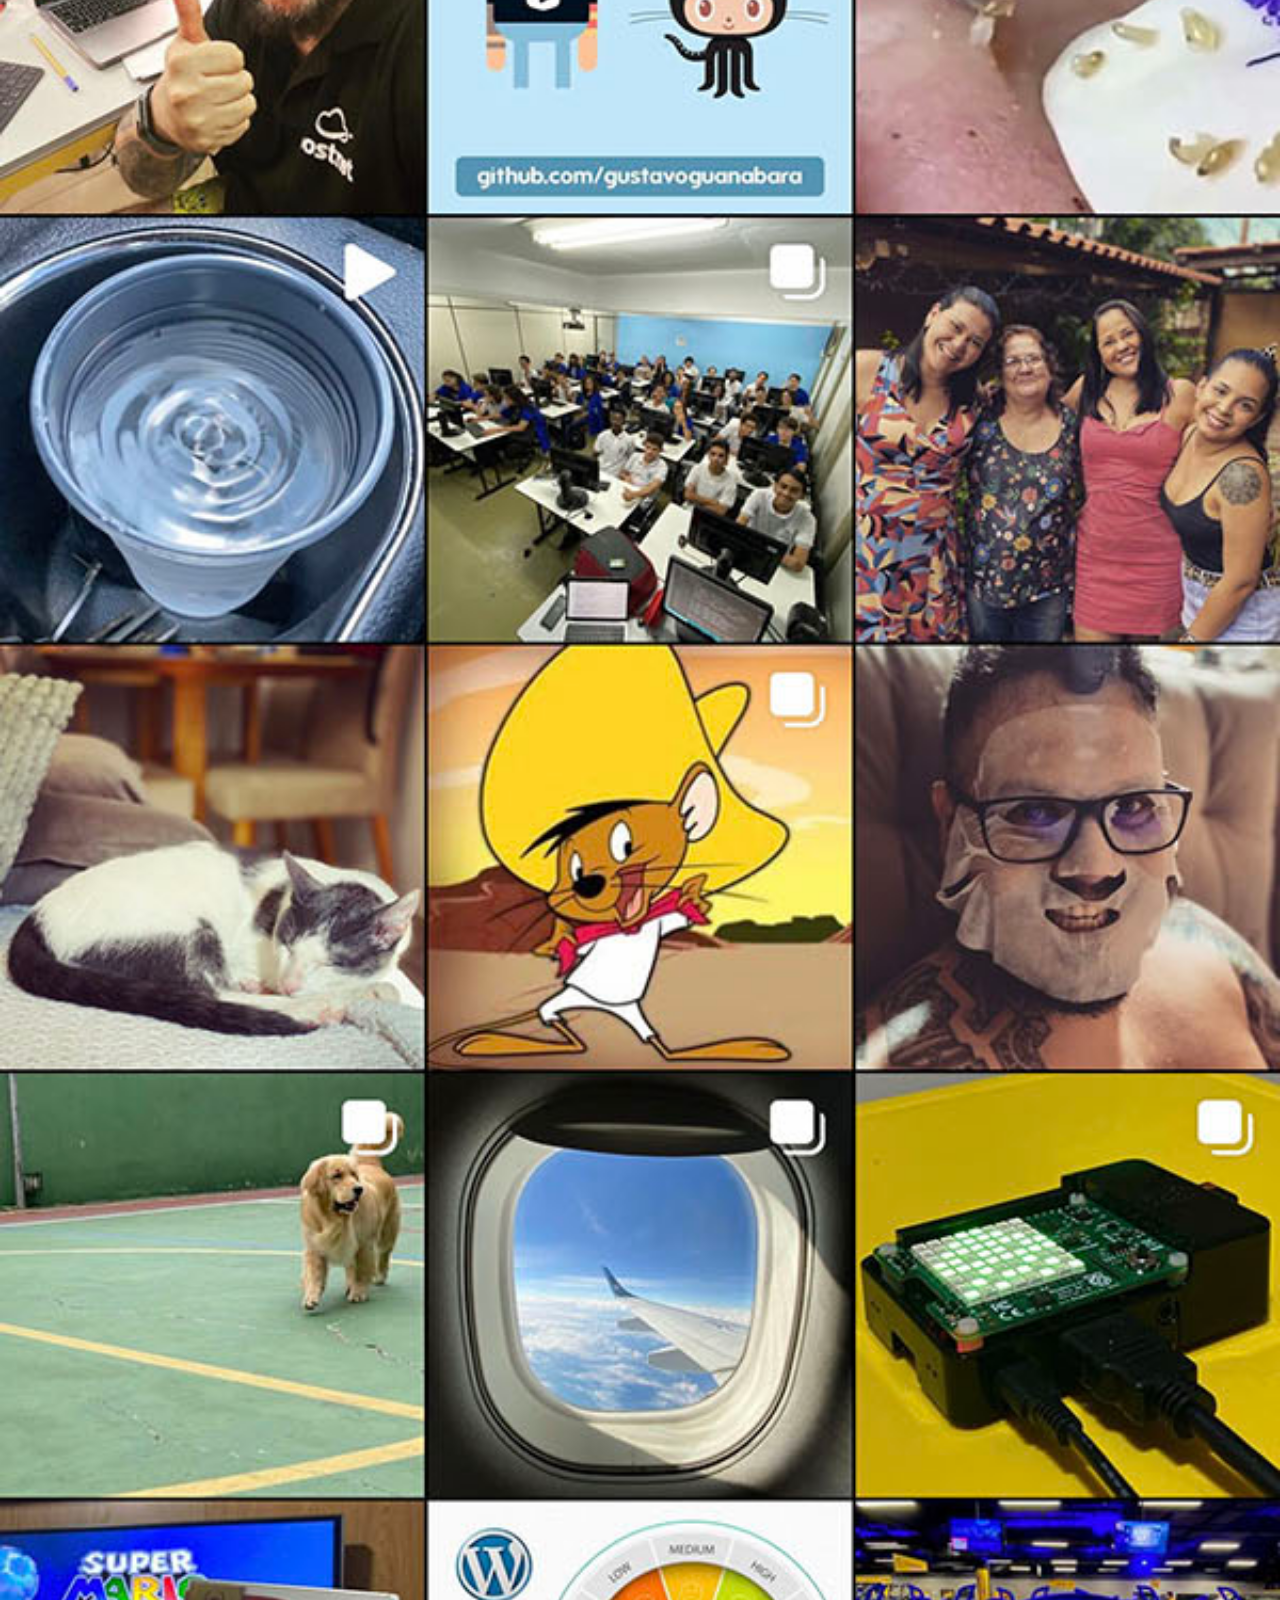
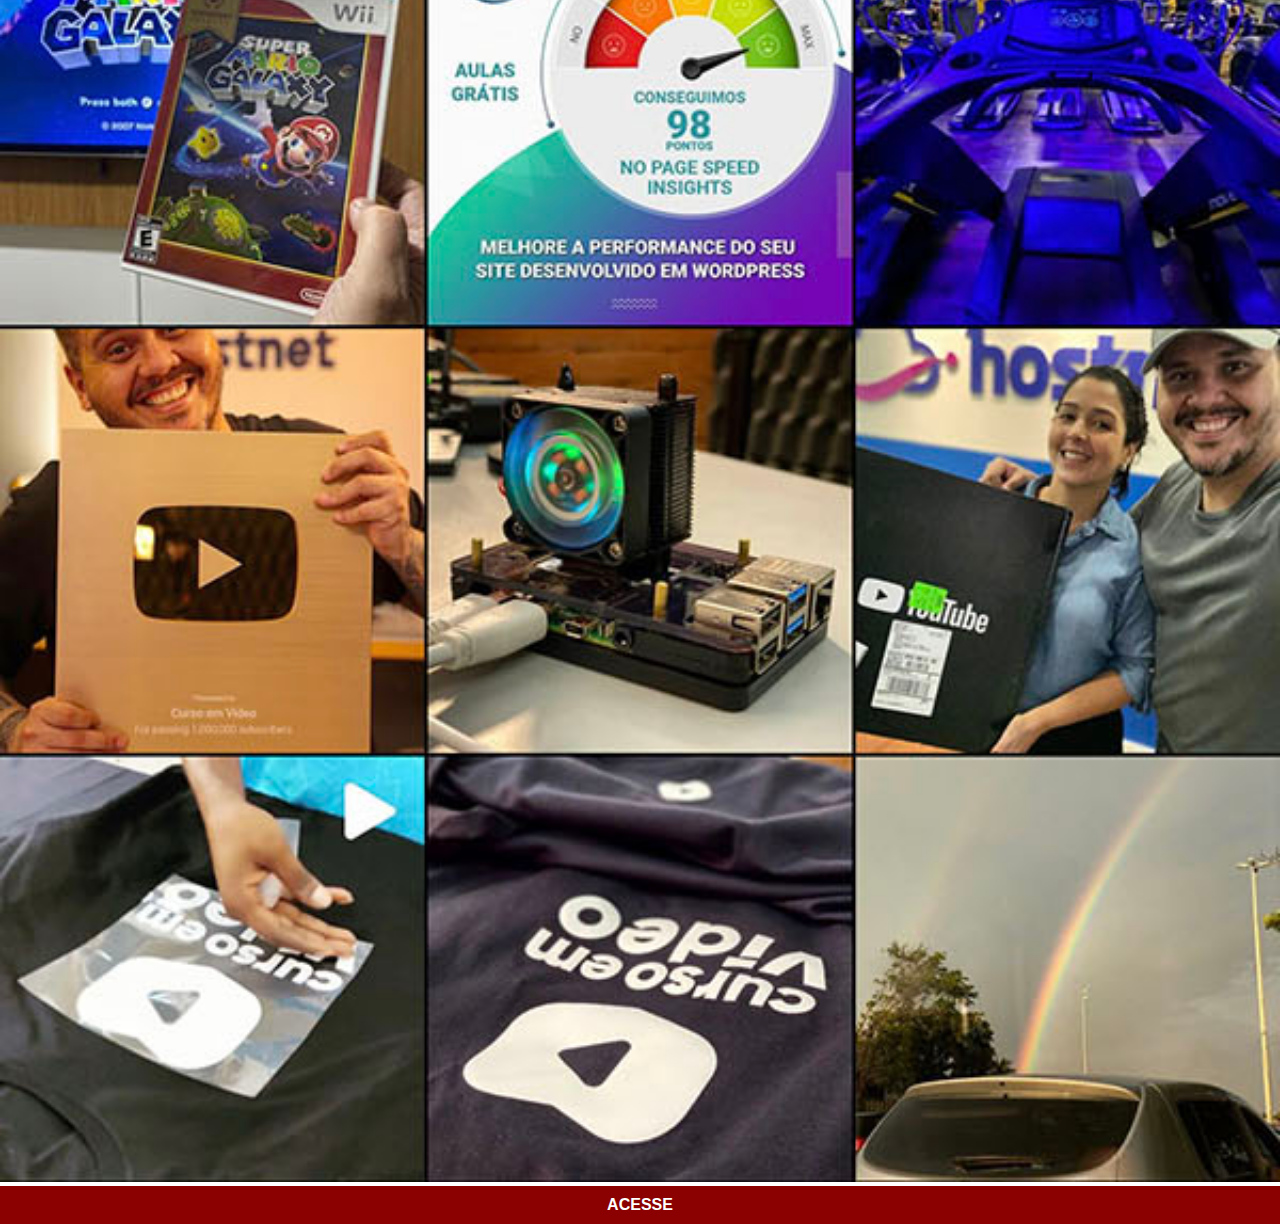
<file: instagram.html>
<!DOCTYPE html>
<html lang="pt-br">
<head>
    <meta charset="UTF-8">
    <meta http-equiv="X-UA-Compatible" content="IE=edge">
    <meta name="viewport" content="width=device-width, initial-scale=1.0">
    <title>Instagram</title>
    <link rel="stylesheet" href="estilos/social.css">
</head>
<body>
    <img src="imagens/tela-instagram.jpg" alt="Instagram">
    <a href="https://www.instagram.com/gustavoguanabara/feed/" target="_blank">ACESSE</a>
</body>
</html>
</file>
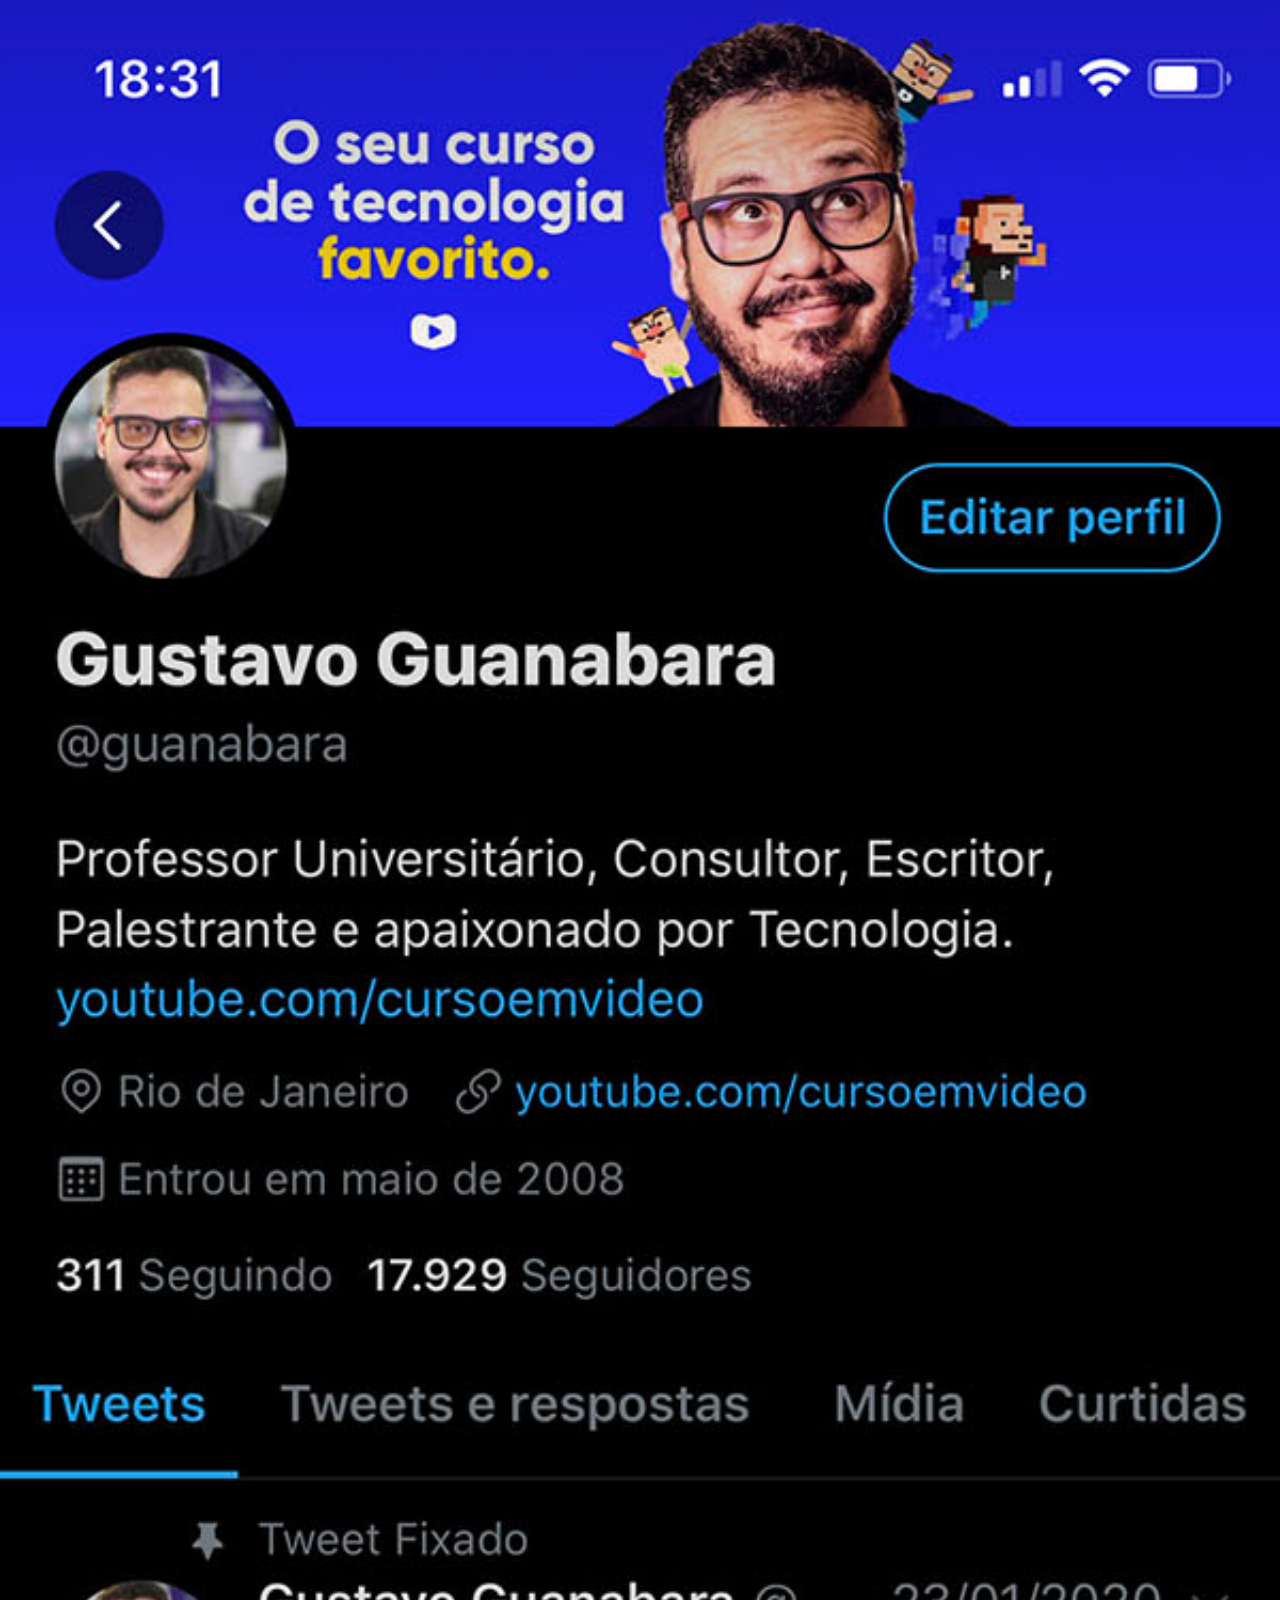
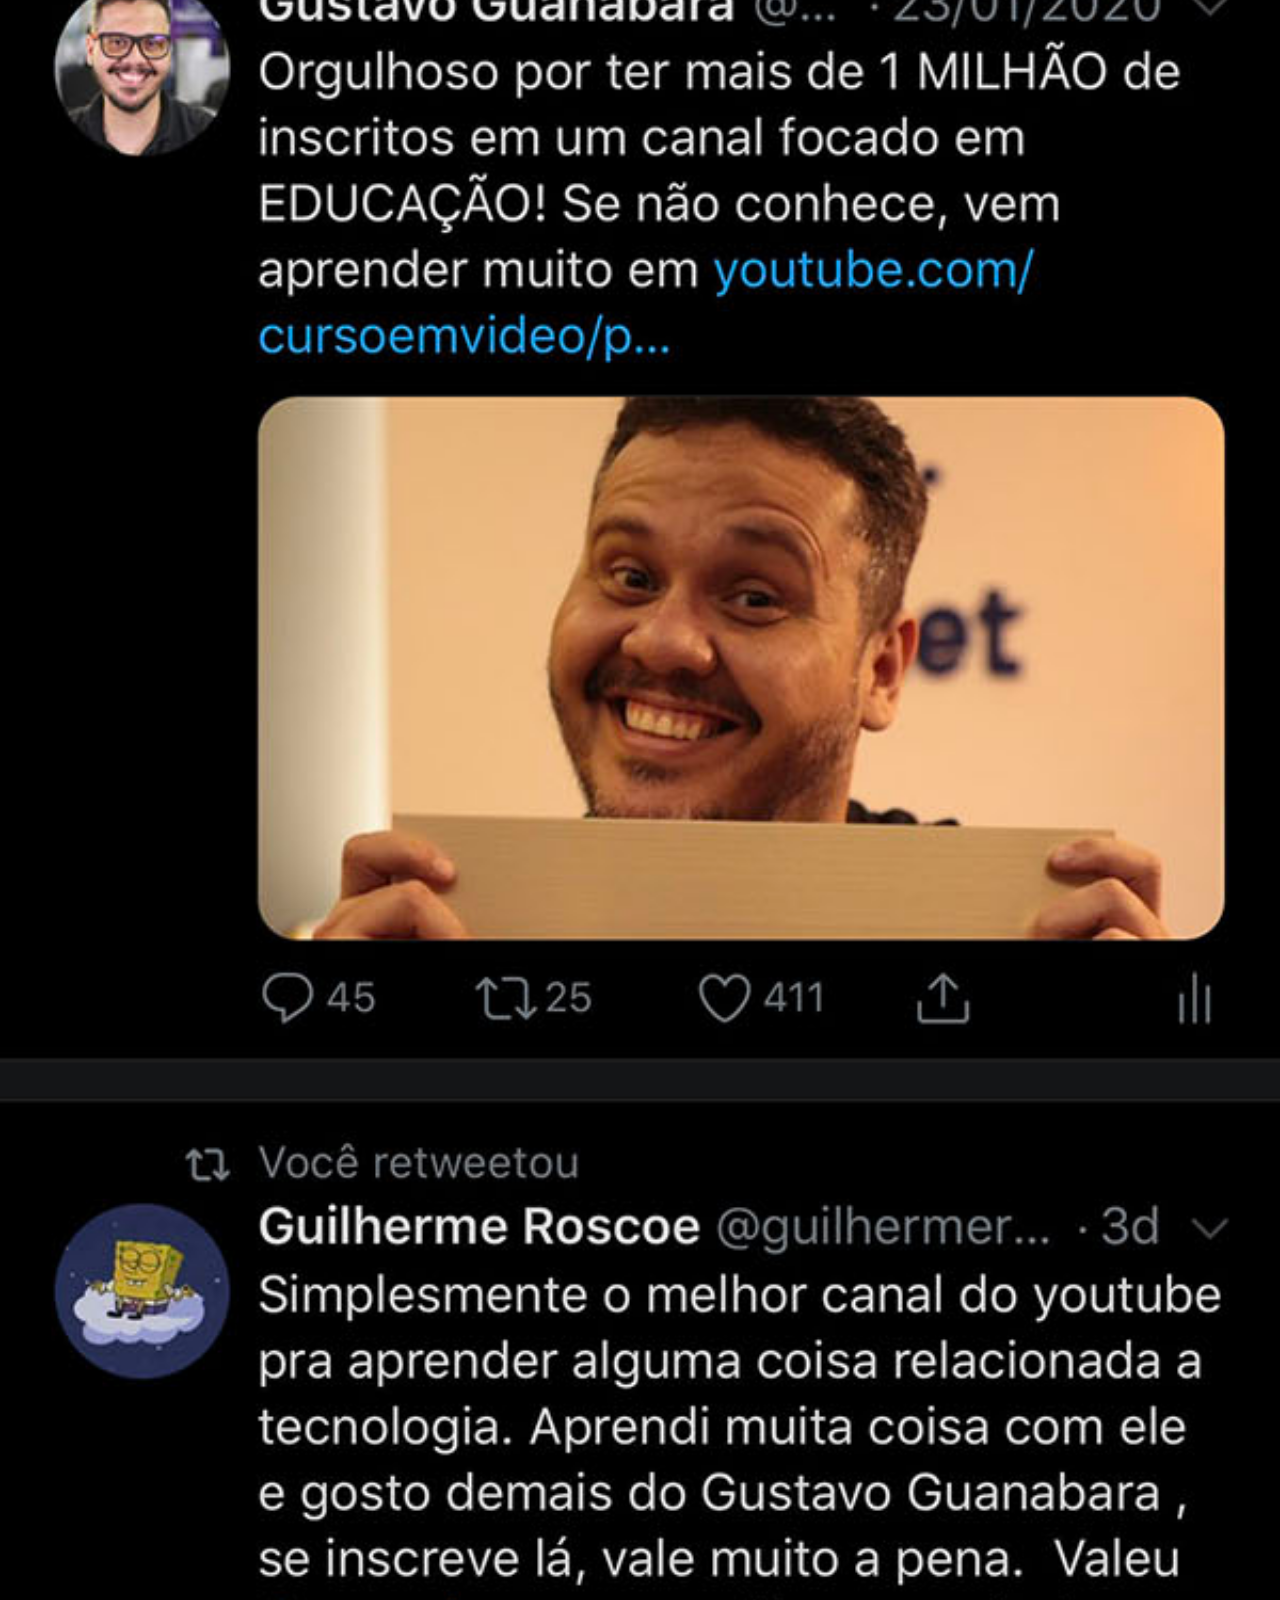
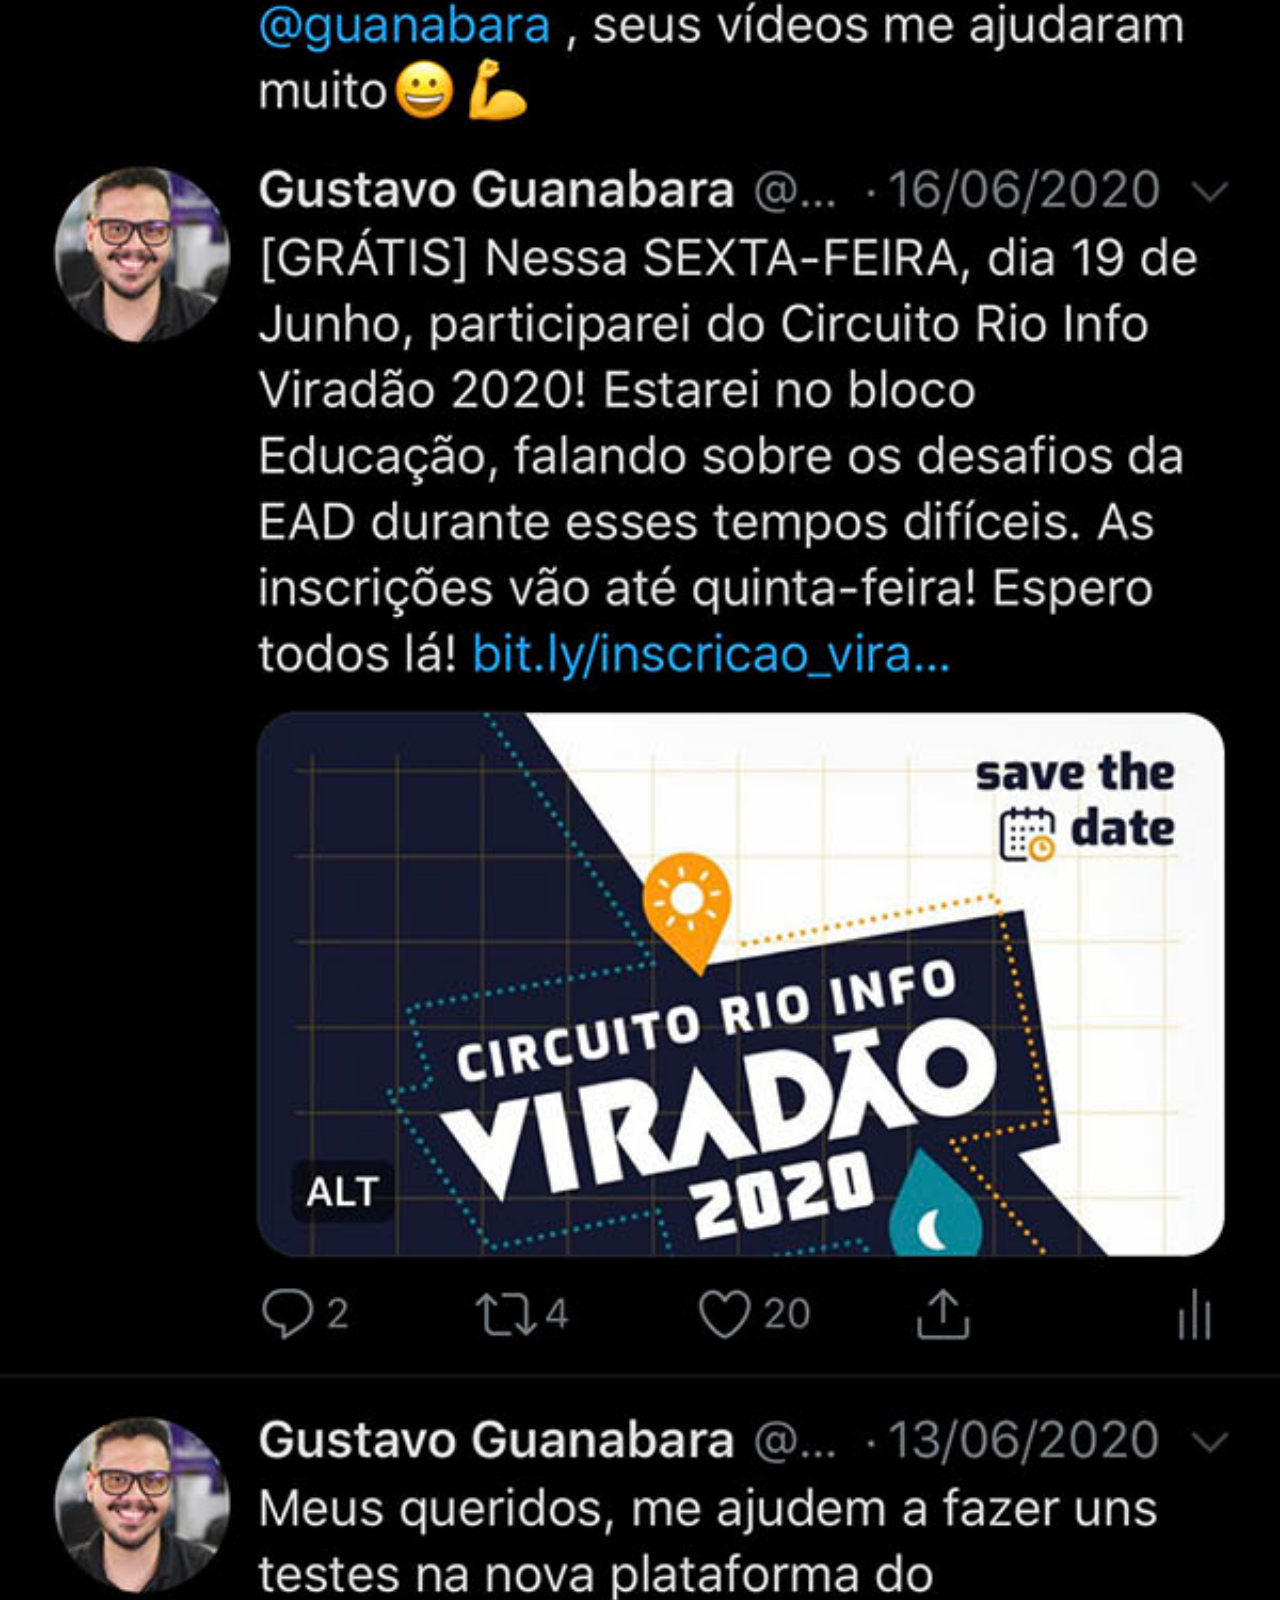
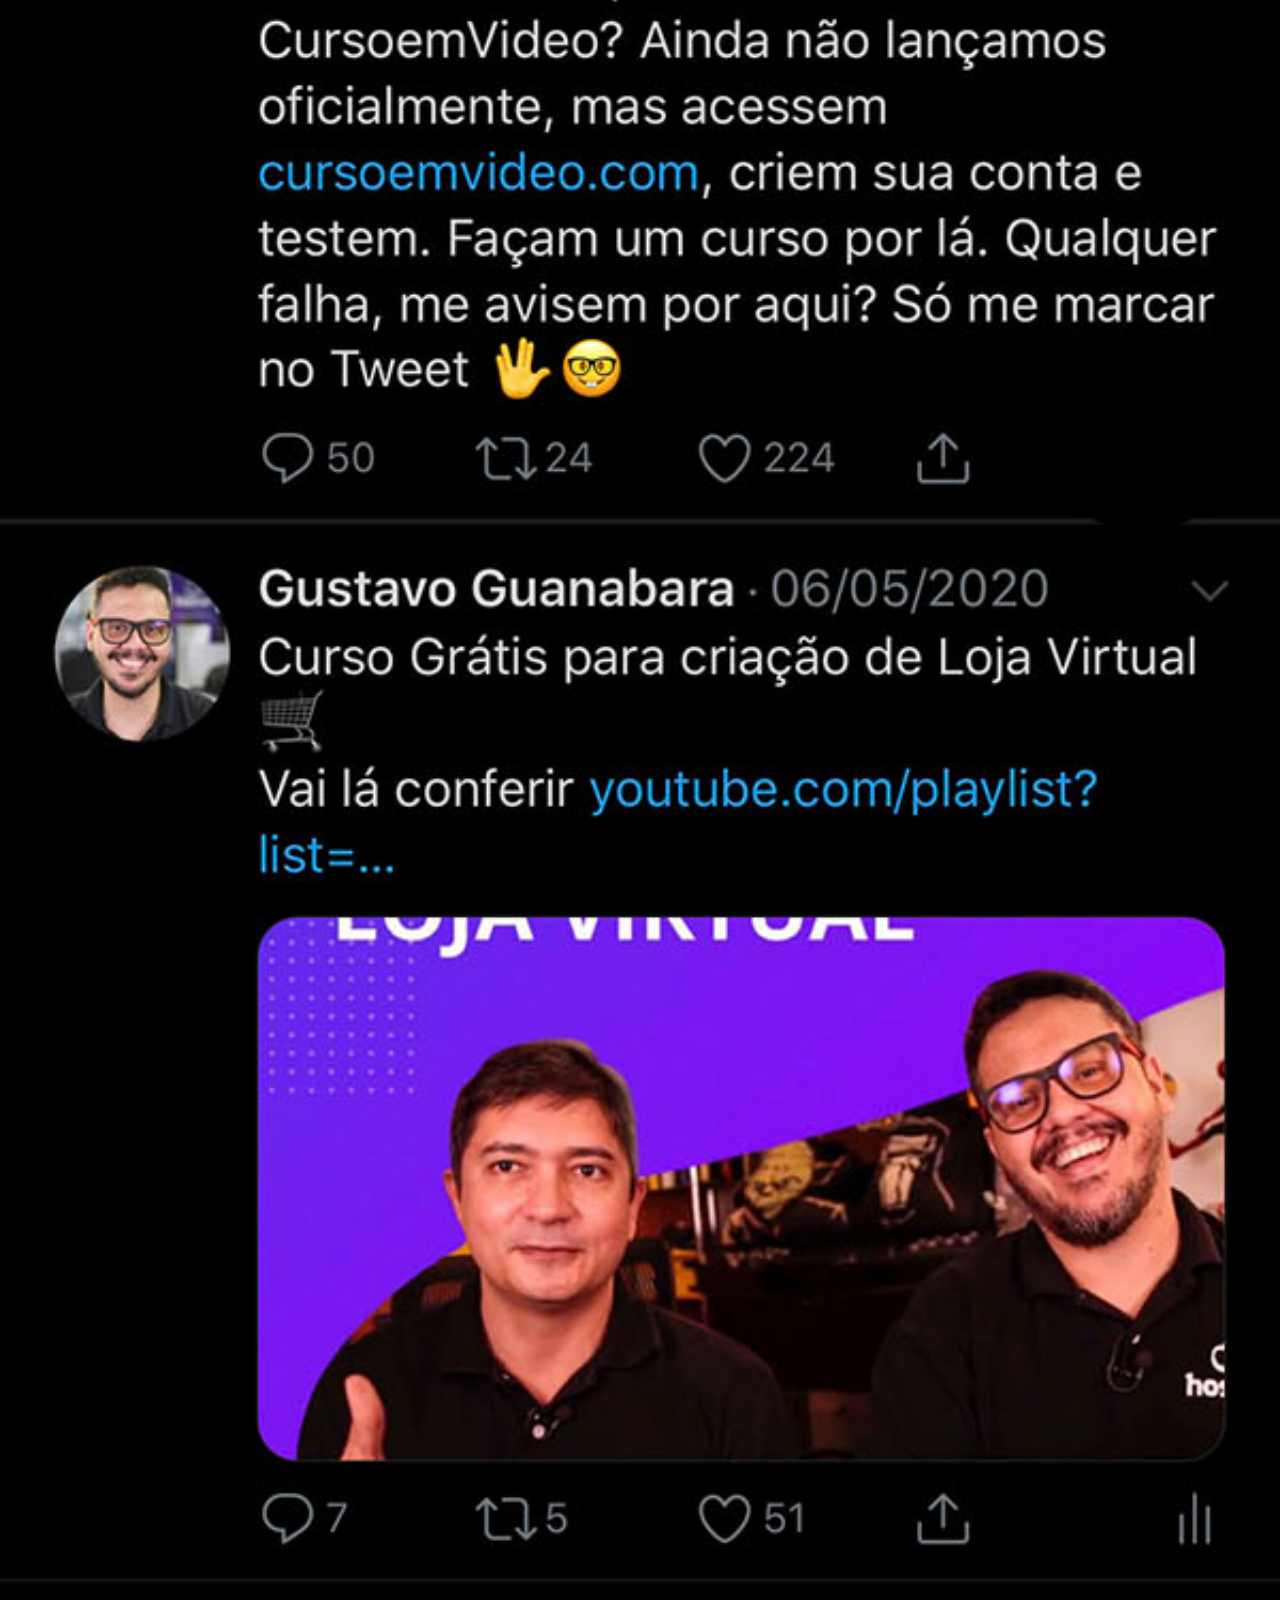
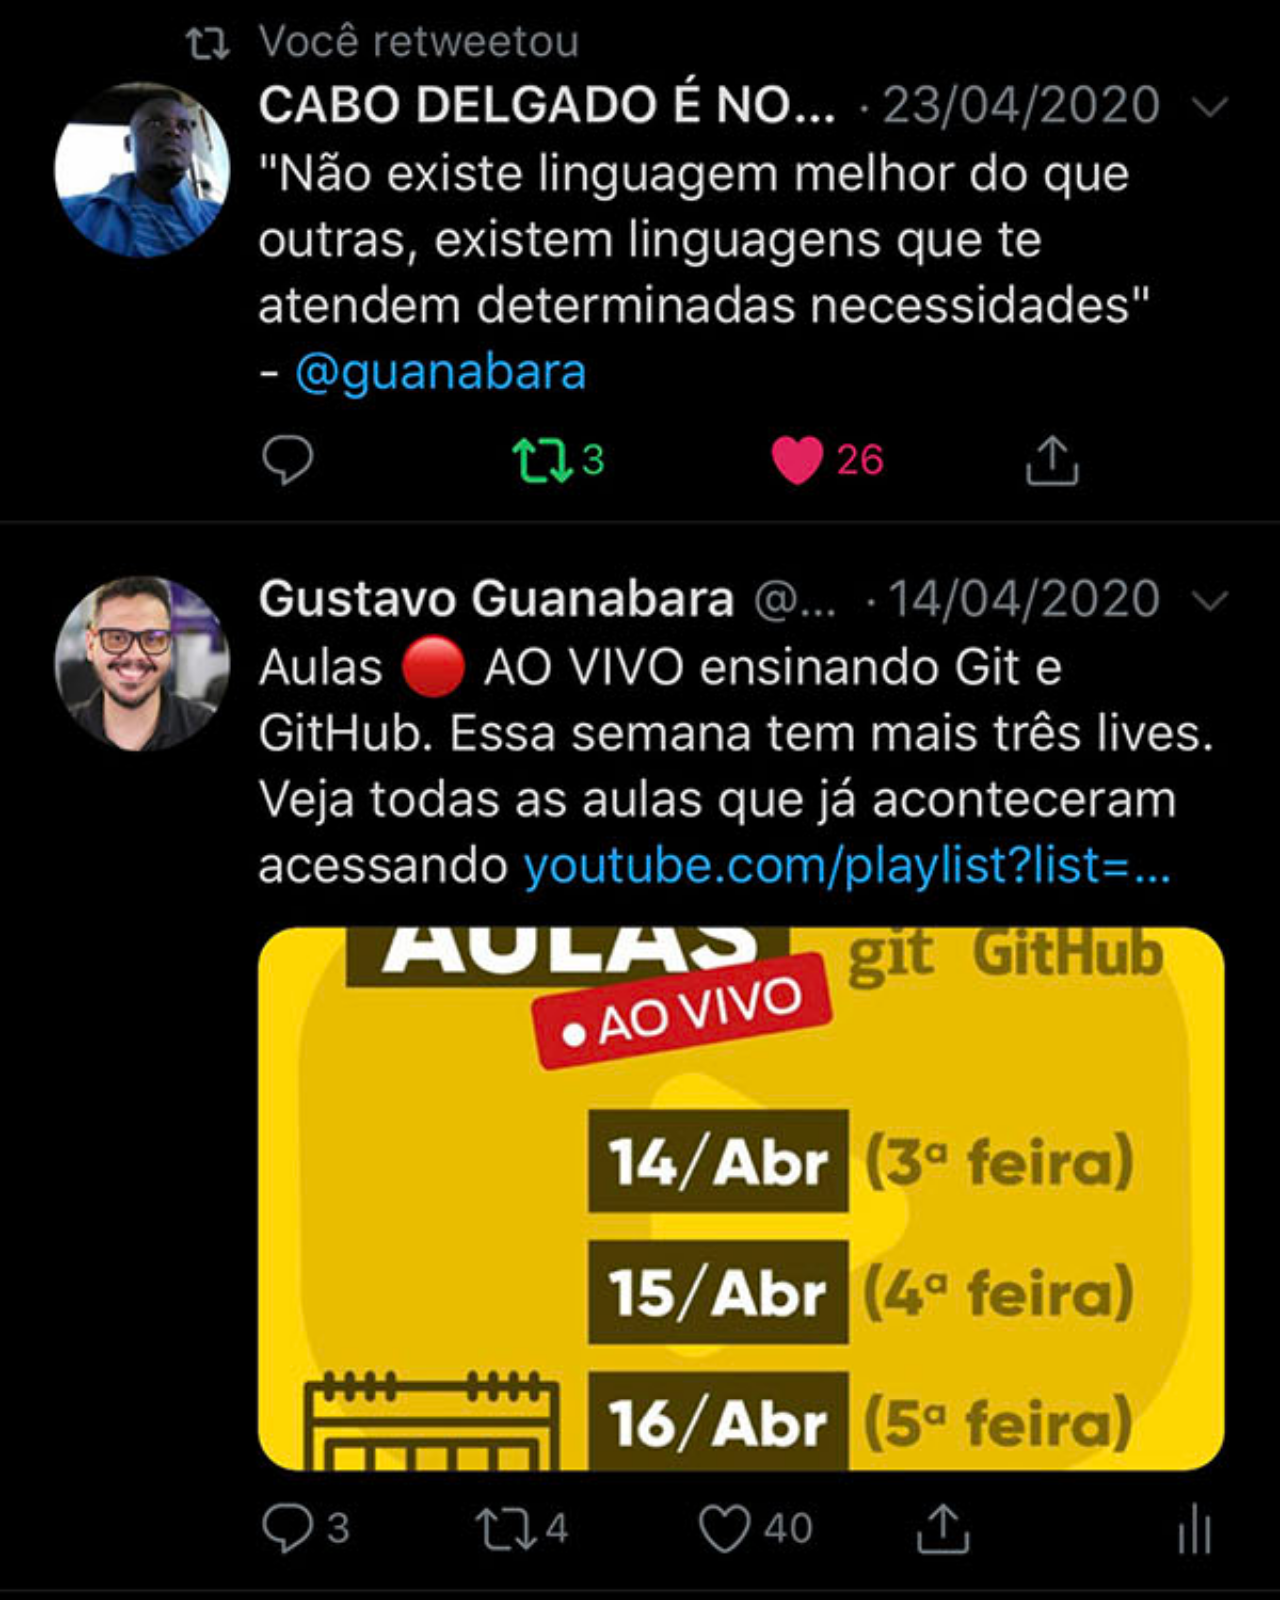
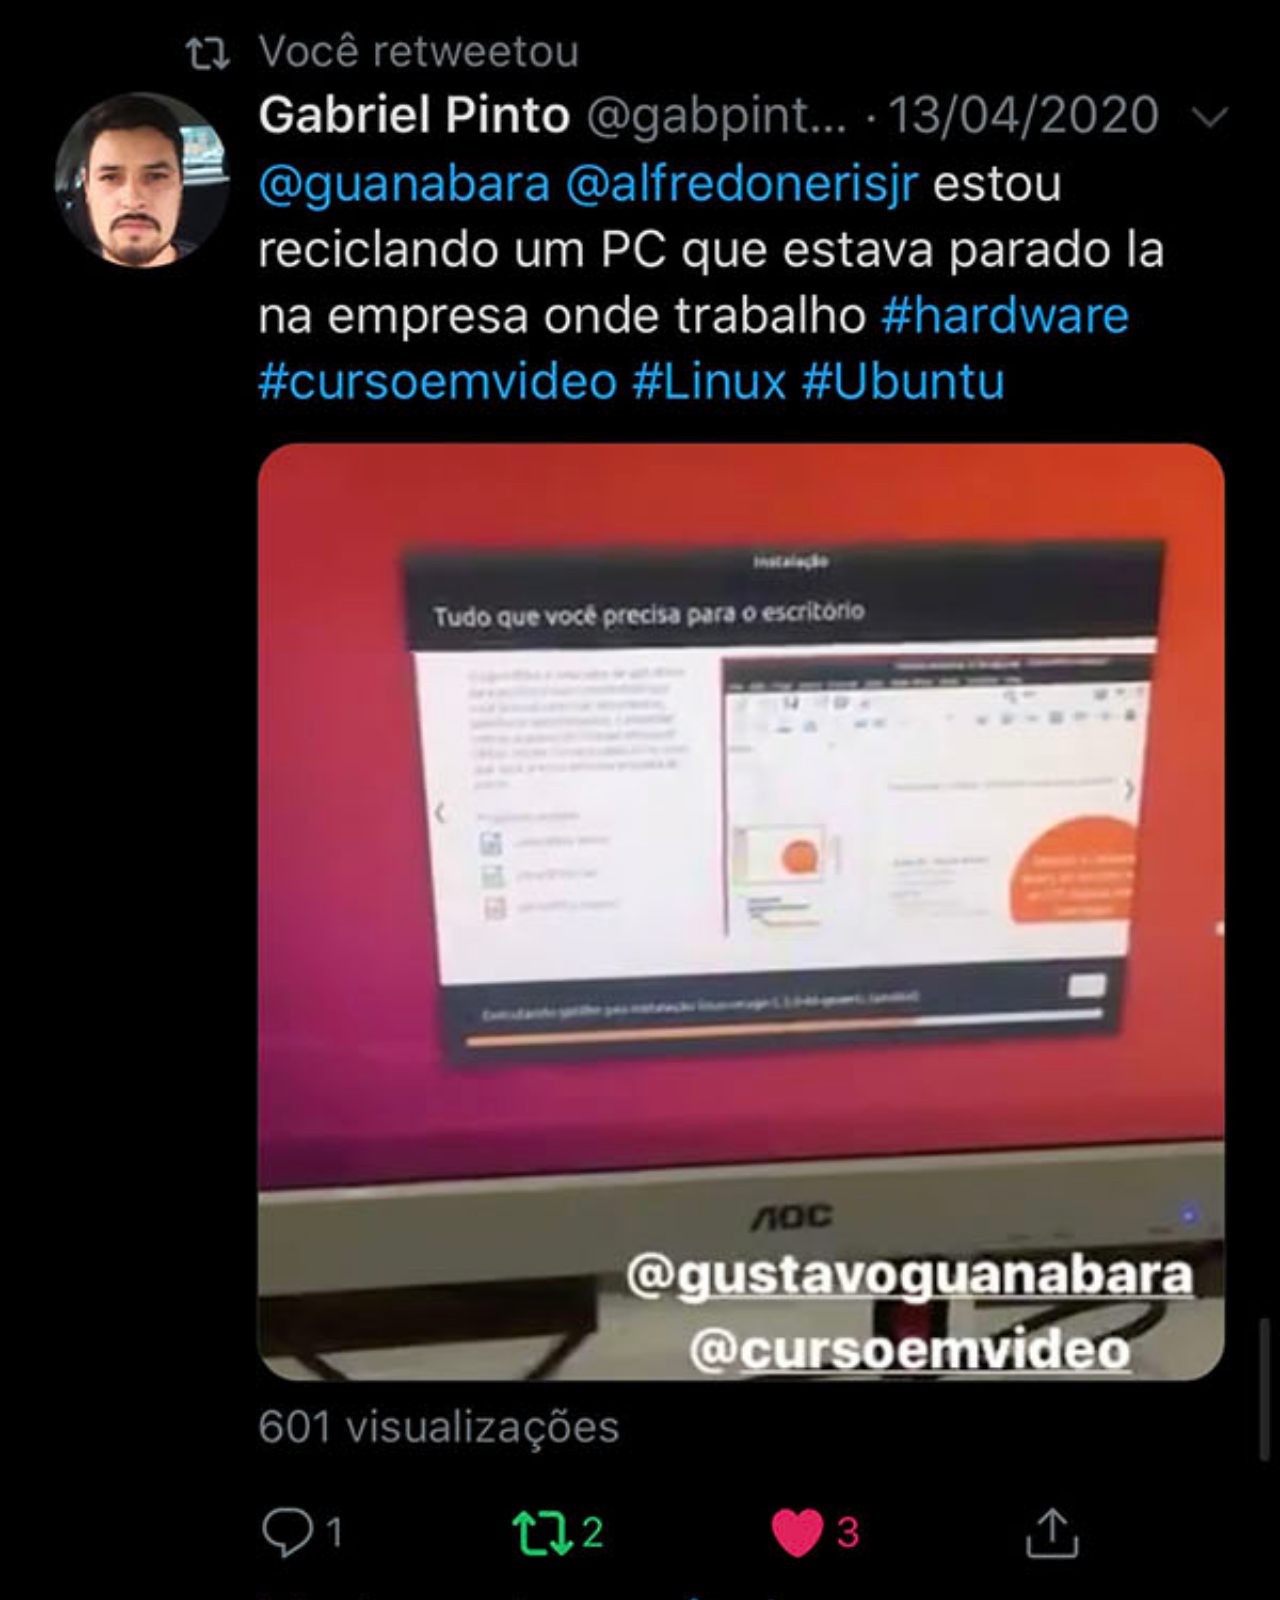
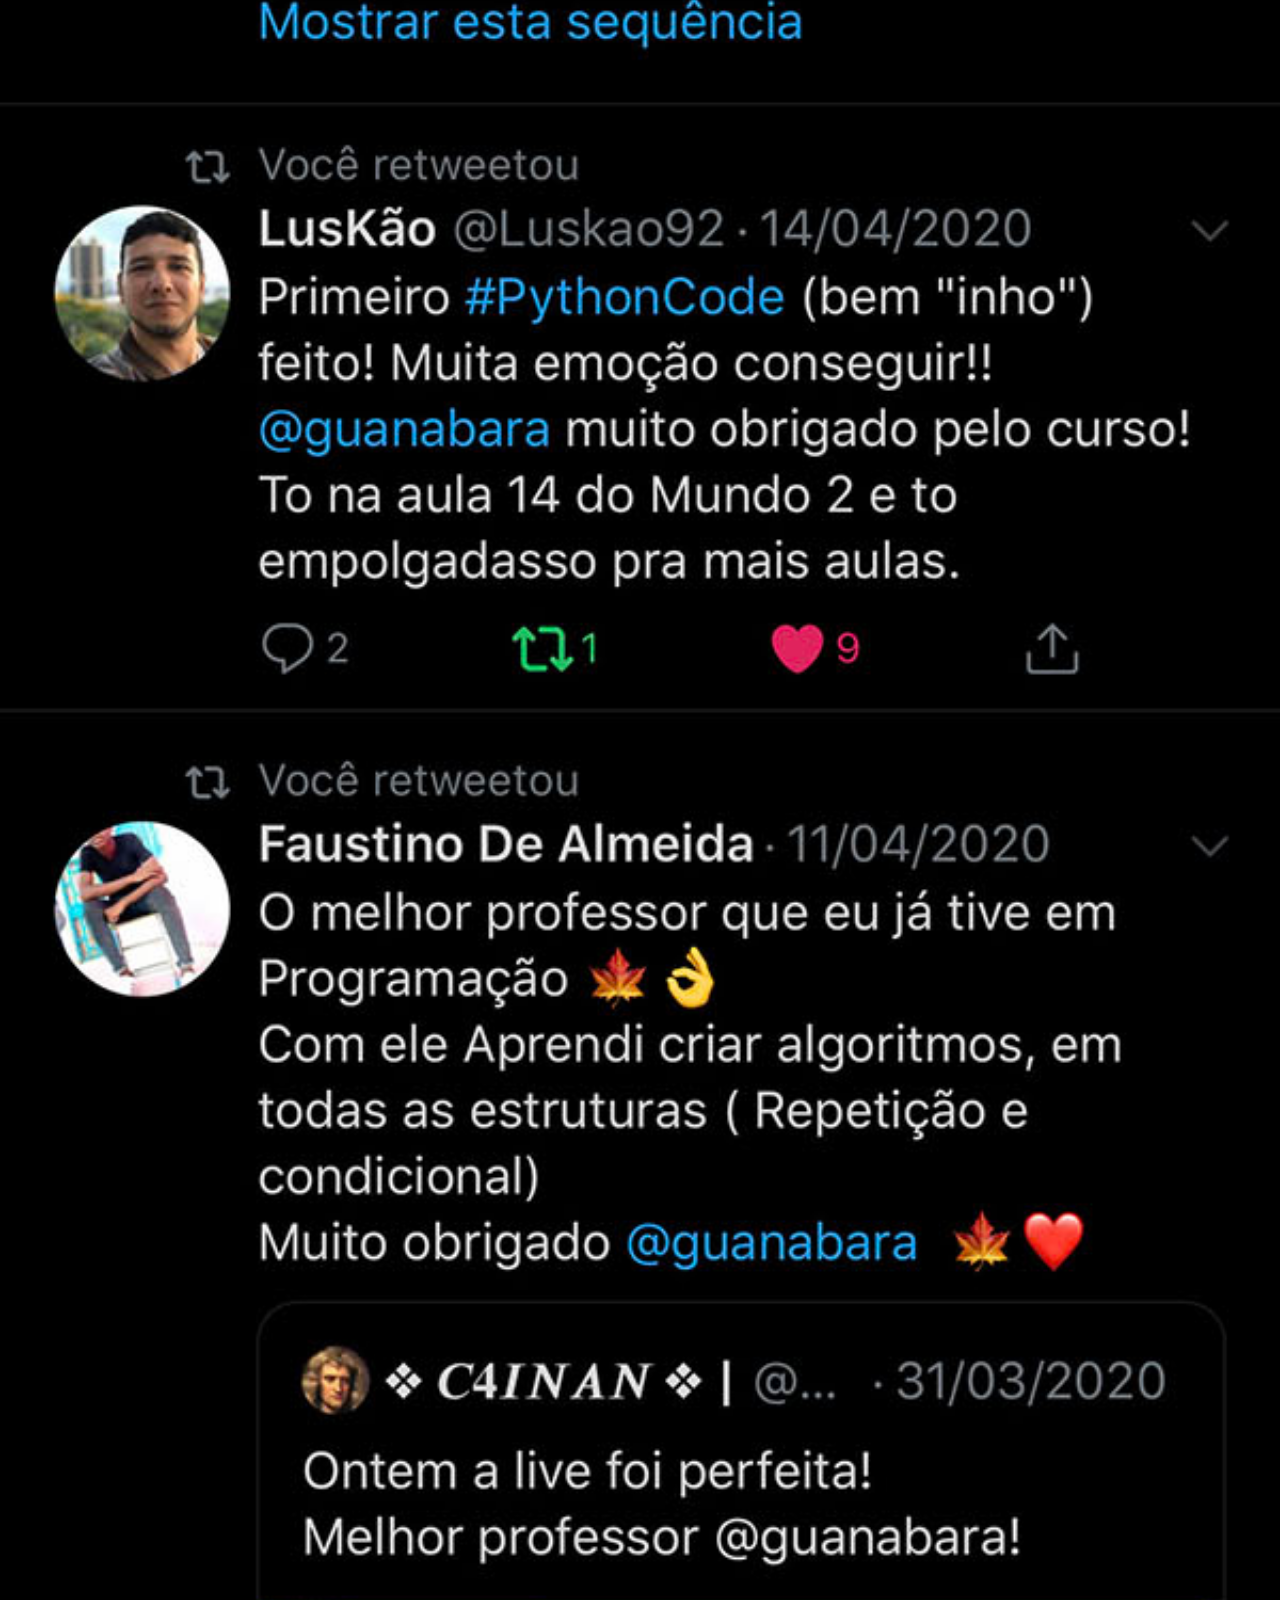
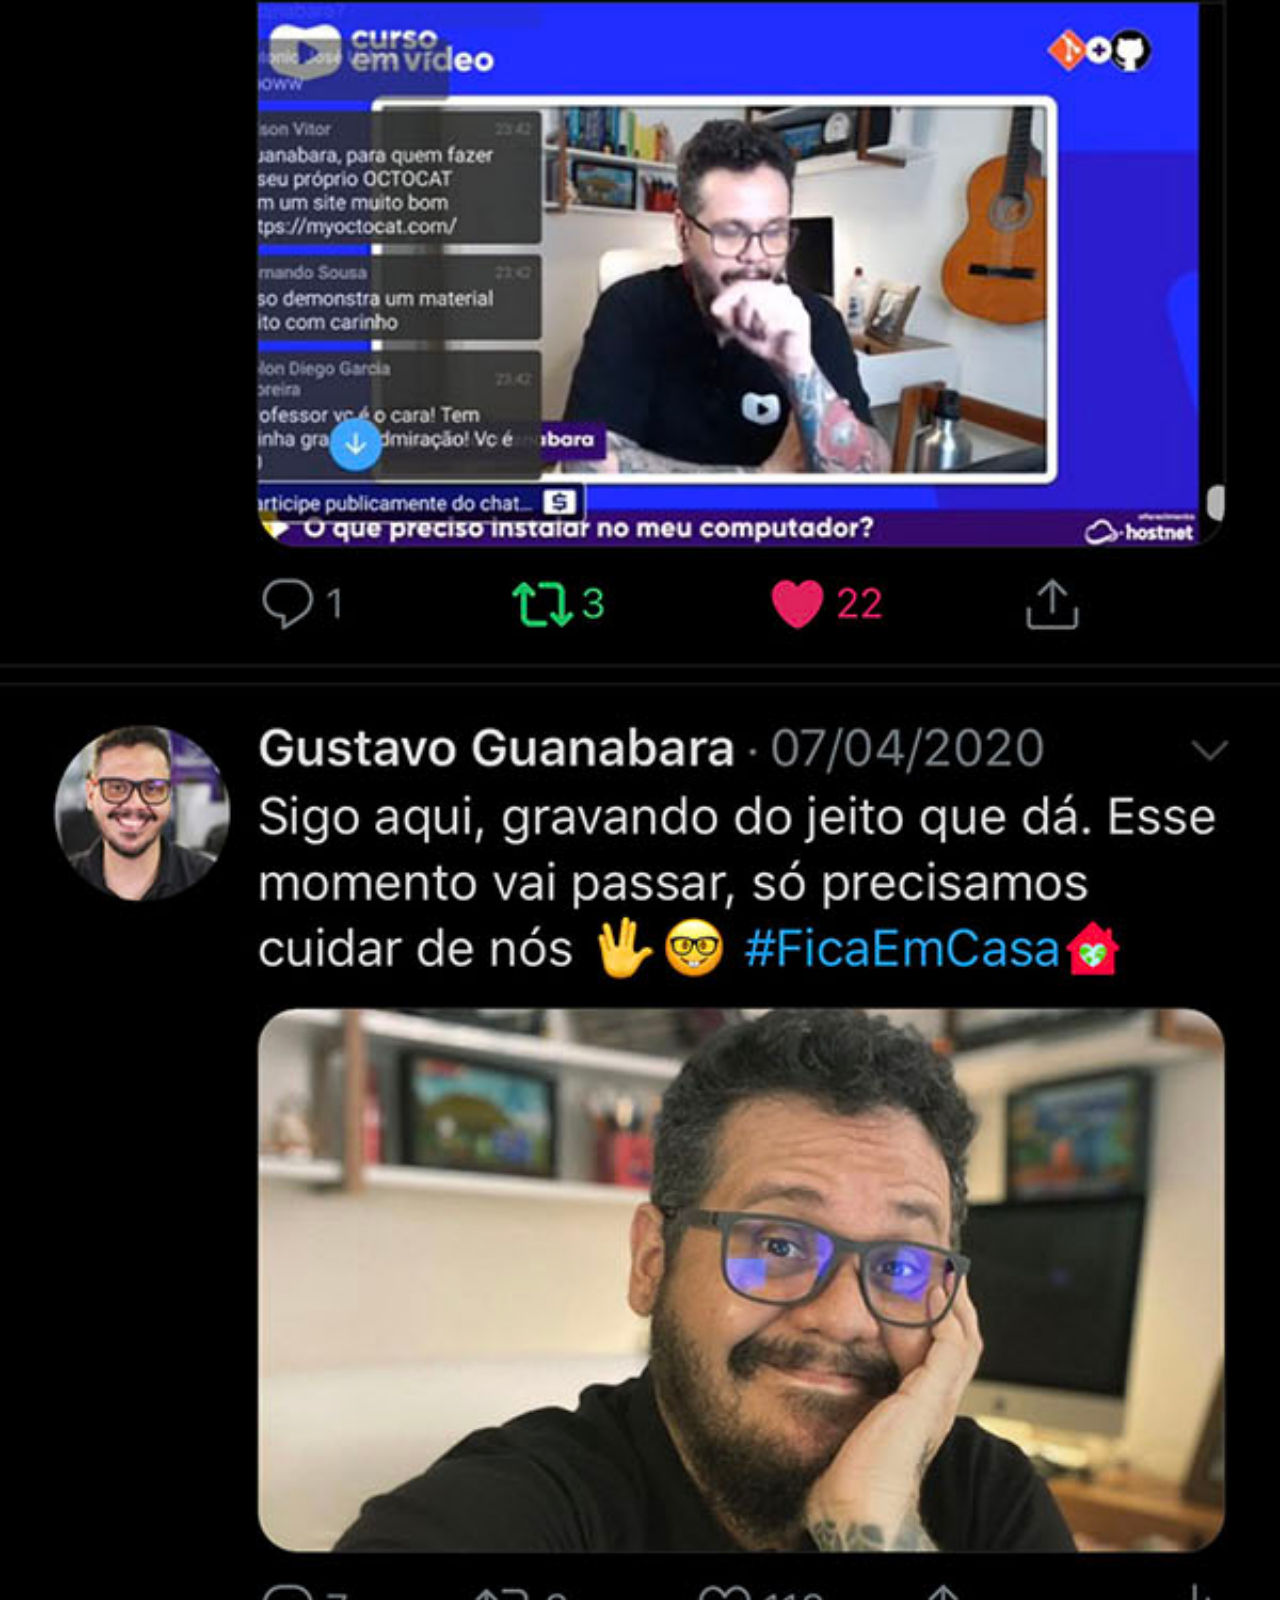
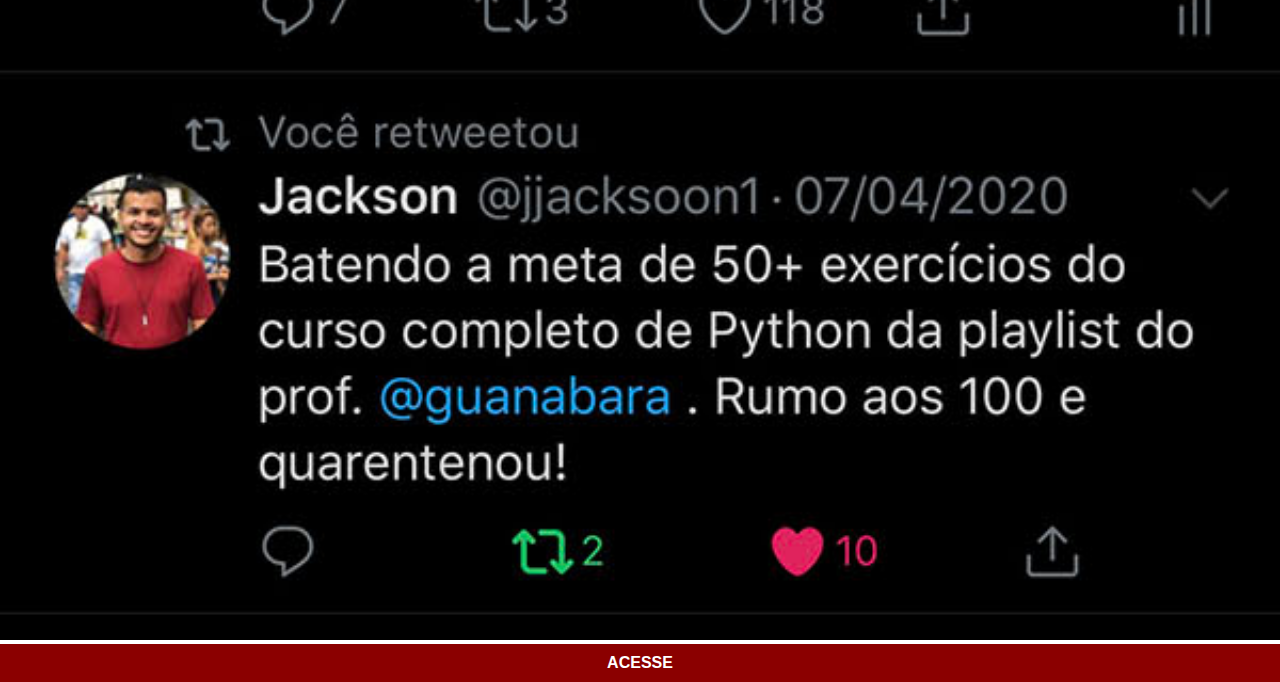
<file: twitter.html>
<!DOCTYPE html>
<html lang="pt-br">
<head>
    <meta charset="UTF-8">
    <meta http-equiv="X-UA-Compatible" content="IE=edge">
    <meta name="viewport" content="width=device-width, initial-scale=1.0">
    <title>Twitter</title>
    <link rel="stylesheet" href="estilos/social.css">
</head>
<body>
    <img src="imagens/tela-twitter.jpg" alt="Twitter">
    <a href="https://twitter.com/guanabara" target="_blank">ACESSE</a>
</body>
</html>
</file>
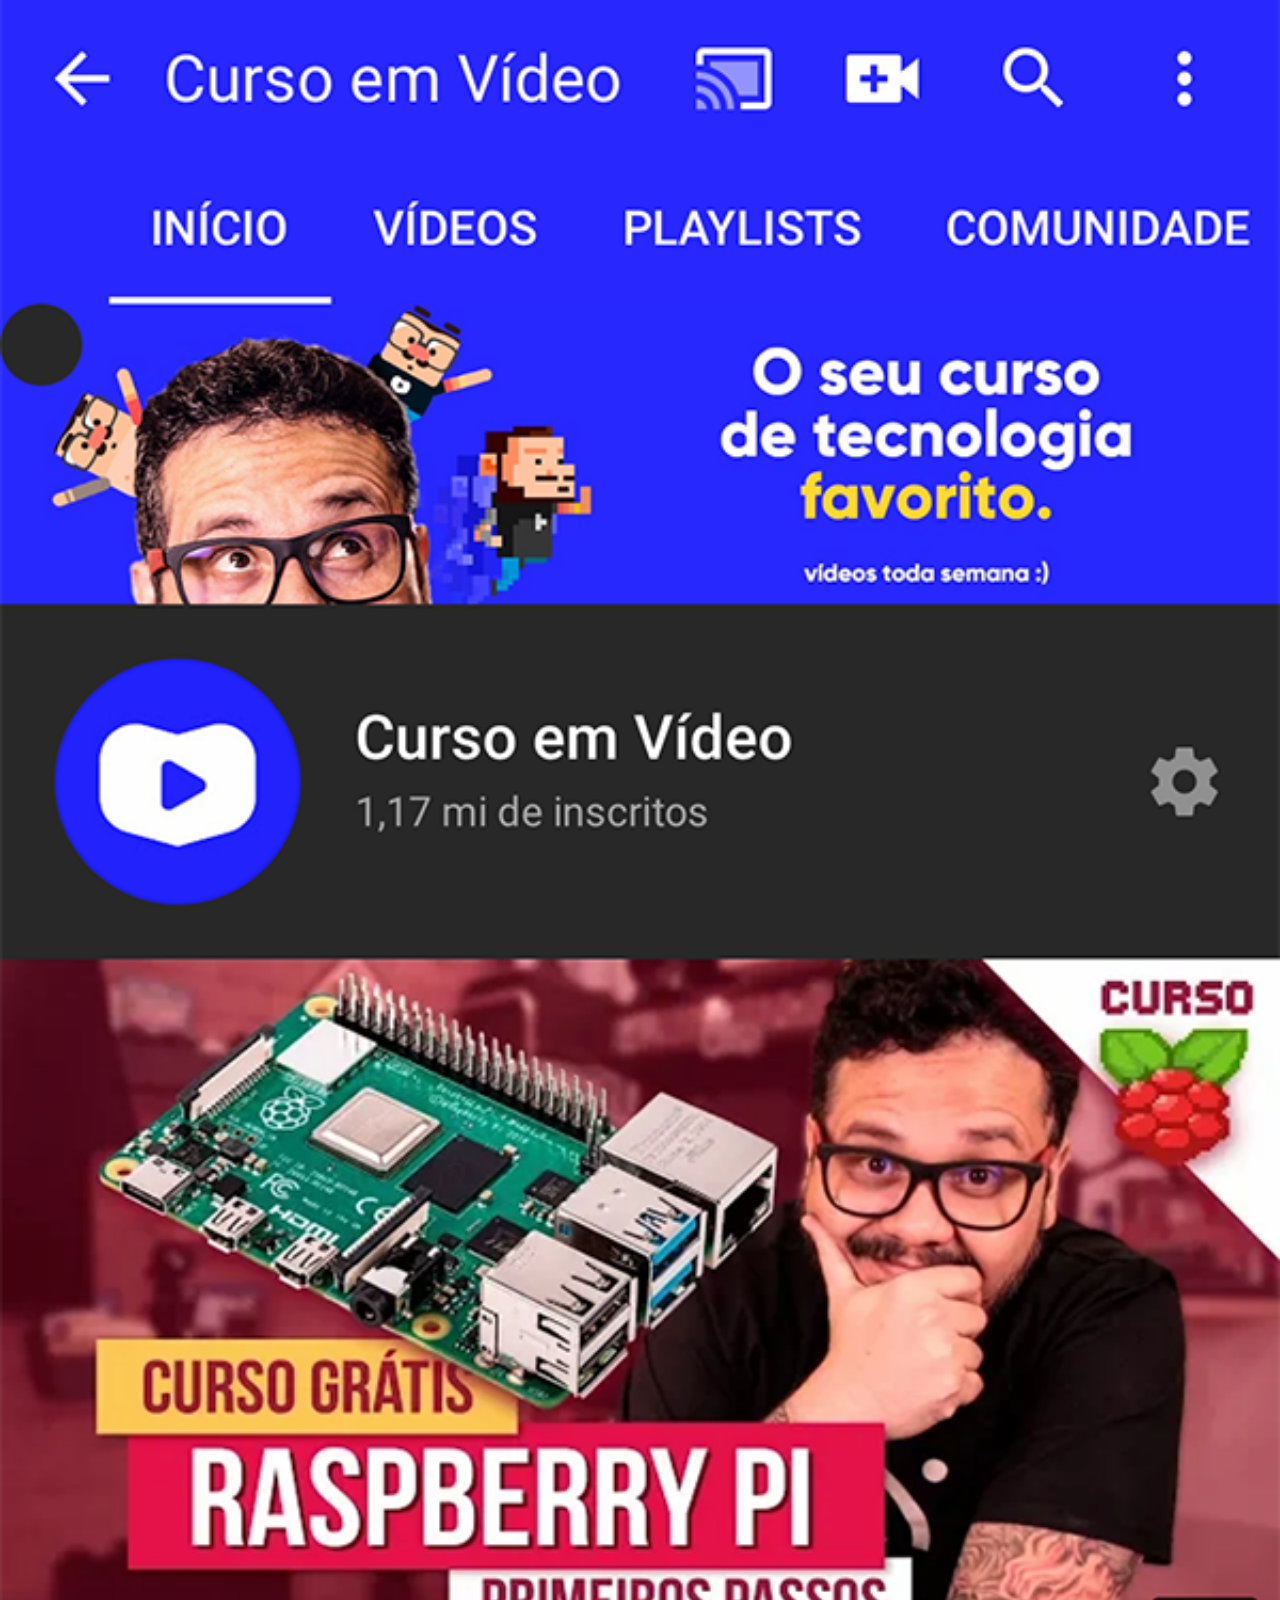
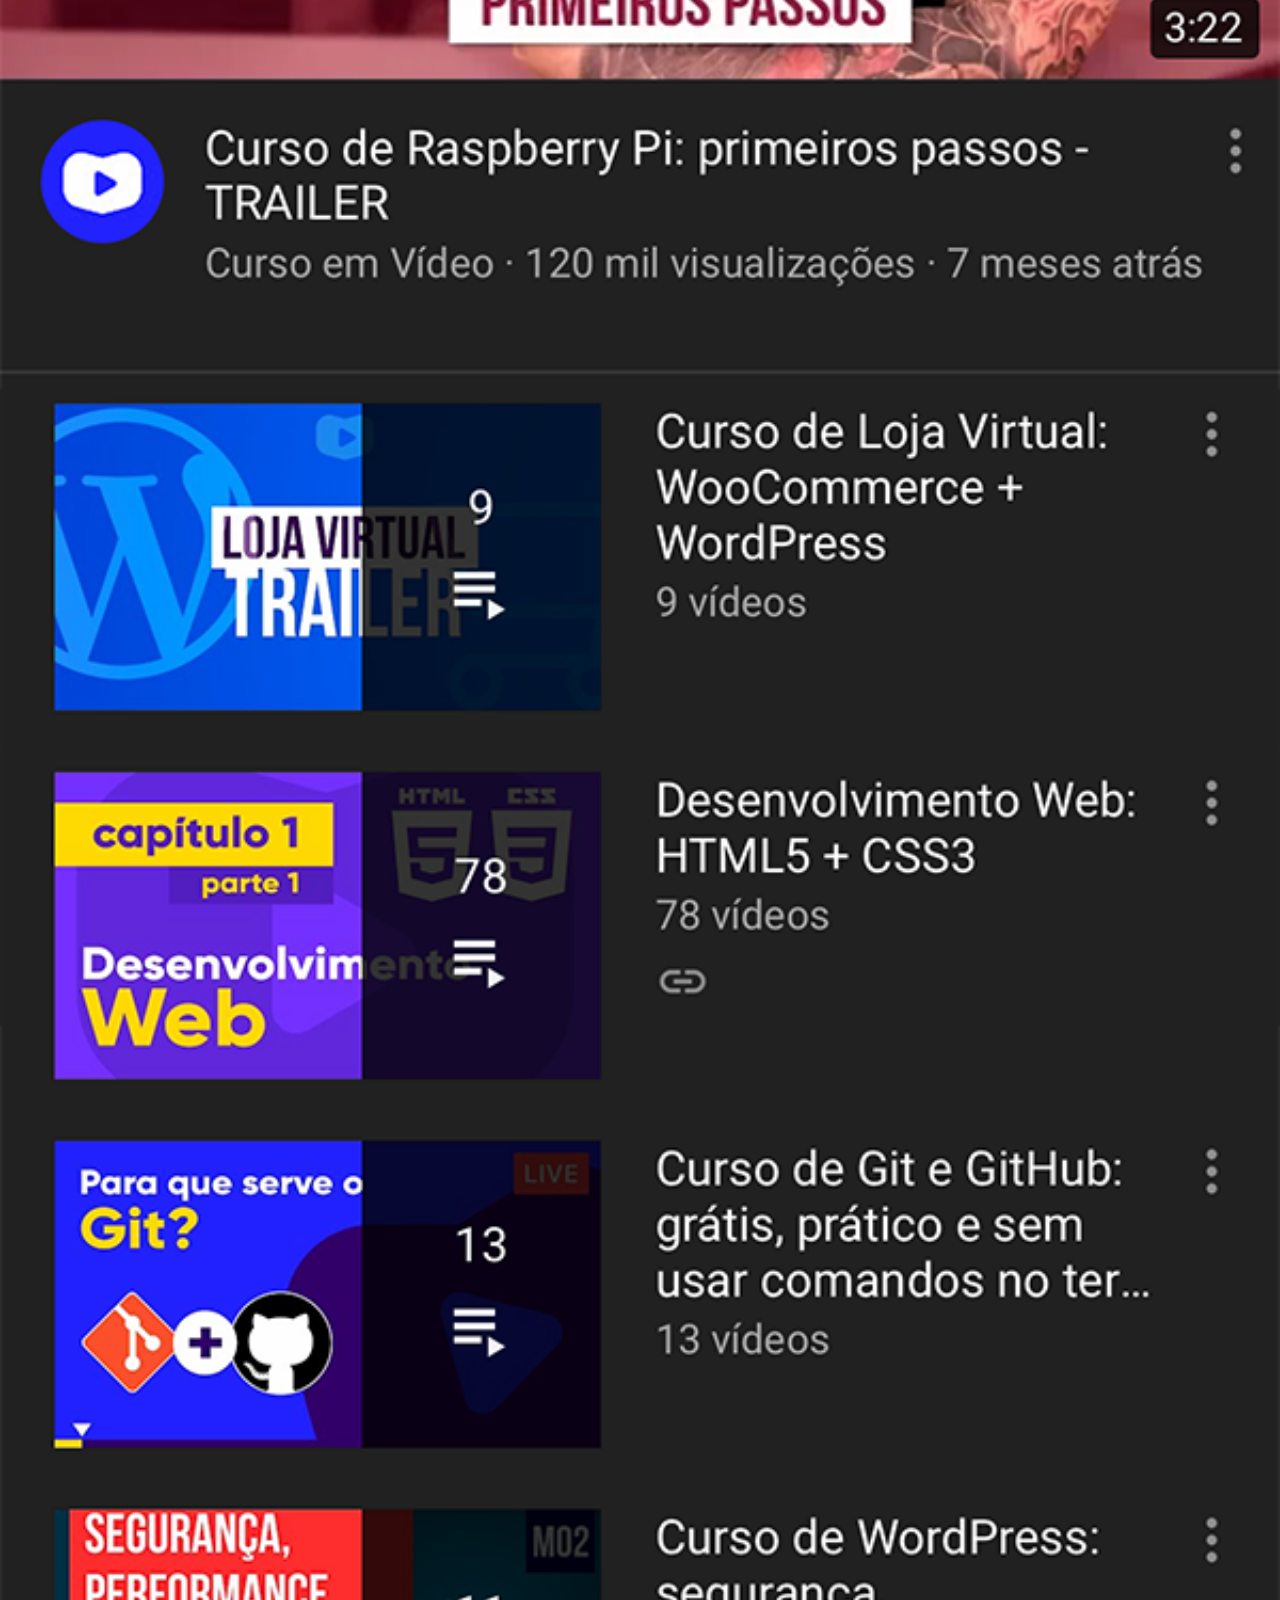
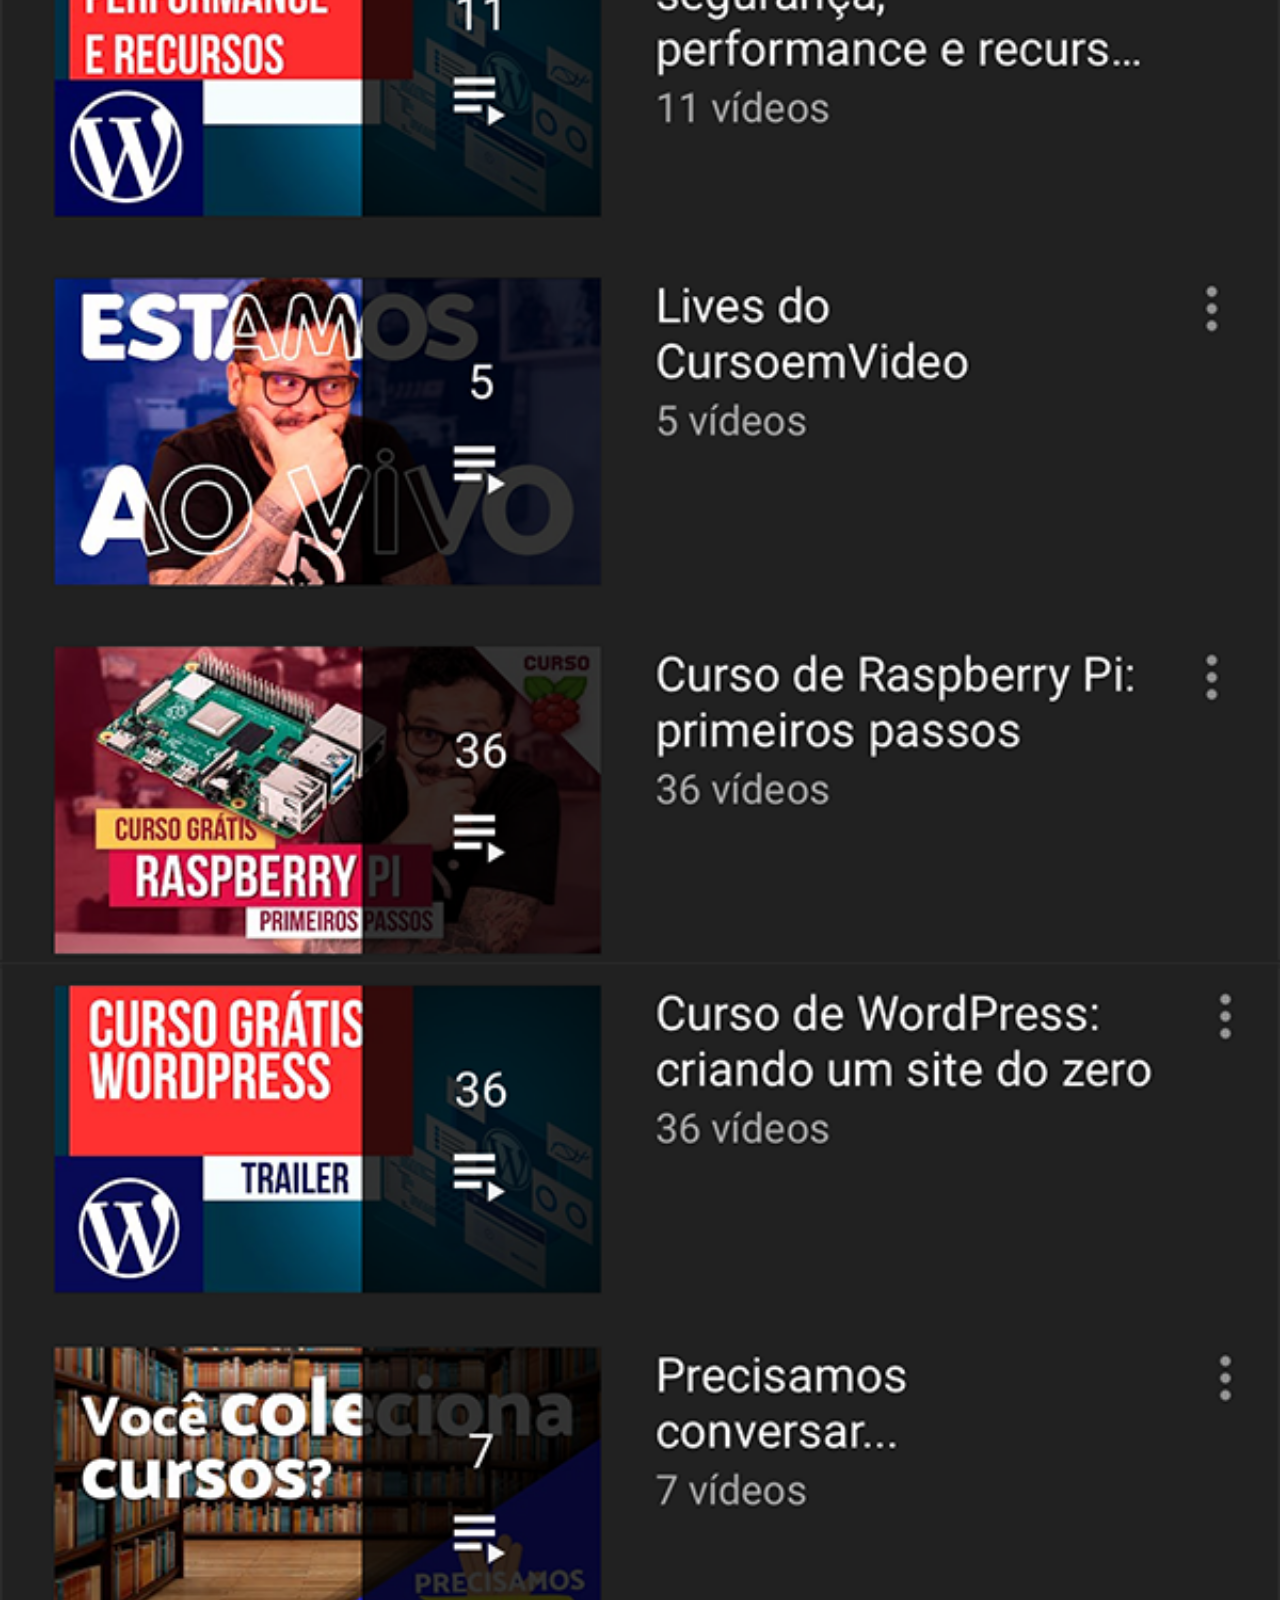
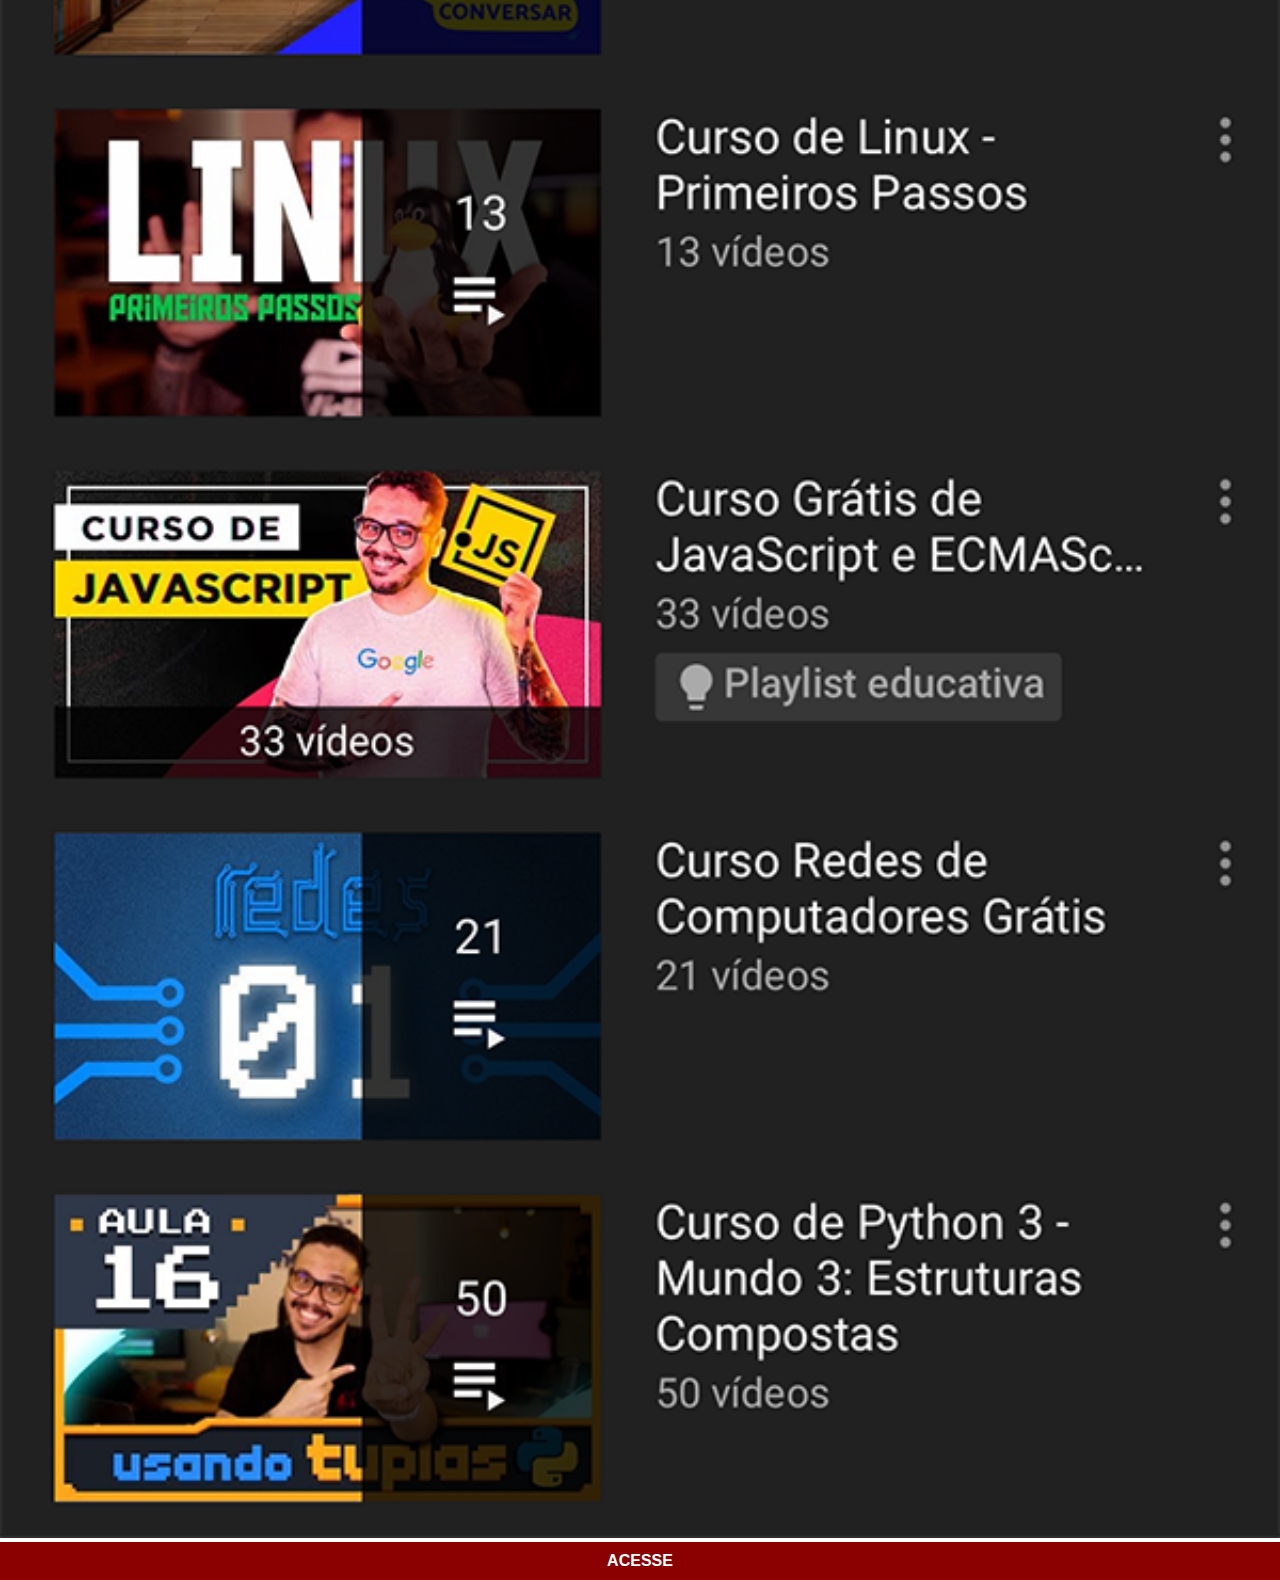
<file: youtube.html>
<!DOCTYPE html>
<html lang="pt-br">
<head>
    <meta charset="UTF-8">
    <meta http-equiv="X-UA-Compatible" content="IE=edge">
    <meta name="viewport" content="width=device-width, initial-scale=1.0">
    <title>YouTube</title>
    <link rel="stylesheet" href="estilos/social.css">
</head>
<body>
    <img src="imagens/tela-youtube.png" alt="YouTube">
    <a href="https://www.youtube.com/c/CursoemVídeo/playlists" target="_blank">ACESSE</a>
</body>
</html>
</file>
<file: estilos/style.css>
@charset "UTF-8";

* {
    margin: 0px;
    padding: 0px;
    font-family: Arial, Helvetica, sans-serif;
}

html, body {
    height: 100vh;
    width: 100vw;
    background-color: black;
}

body {
    background: url(../imagens/fundo.jpg) no-repeat top center;
    background-size: cover;
    background-attachment: fixed;
}

main {
    height: 100vh;
    position: relative;
}

section#telefone {
    position: absolute;
    top: 50%;
    left: 50%;
    transform: translate(-50%, -50%);
    height: 627px;
    width: 311px;
    background: url(../imagens/frame-iphone.png) no-repeat;
}

iframe#tela {
    position: relative;
    top: 80px;
    left: 22px;
    width: 267px;
    height: 471px;
}

section#rs > a > img {
    width: 50px;
    margin: 5px;
    border-radius: 50%;
    box-shadow: 2px 1px 5px #0000005e;
    box-sizing: border-box;
}

section#rs img:hover {
    border: 3px solid #ffffff6c;
    transform: translate(3px, -3px);
    box-shadow: 5px 4px 8px #0000003f;
    transition: transform .5s;
}
</file>
<file: estilos/social.css>
@charset "UTF-8";

* {
    margin: 0px;
    padding: 0px;
    font-family: Arial, Helvetica, sans-serif;
}

::-webkit-scrollbar {
    width: 0px;
    height: 0px;
}

img {
    width: 100vw;
}

a {
    display: block;
    background-color: darkred;
    color: white;
    padding: 10px;
    text-align: center;
    text-decoration: none;
    font-weight: bolder;
}

a:hover {
    background-color: red;
}
</file>
